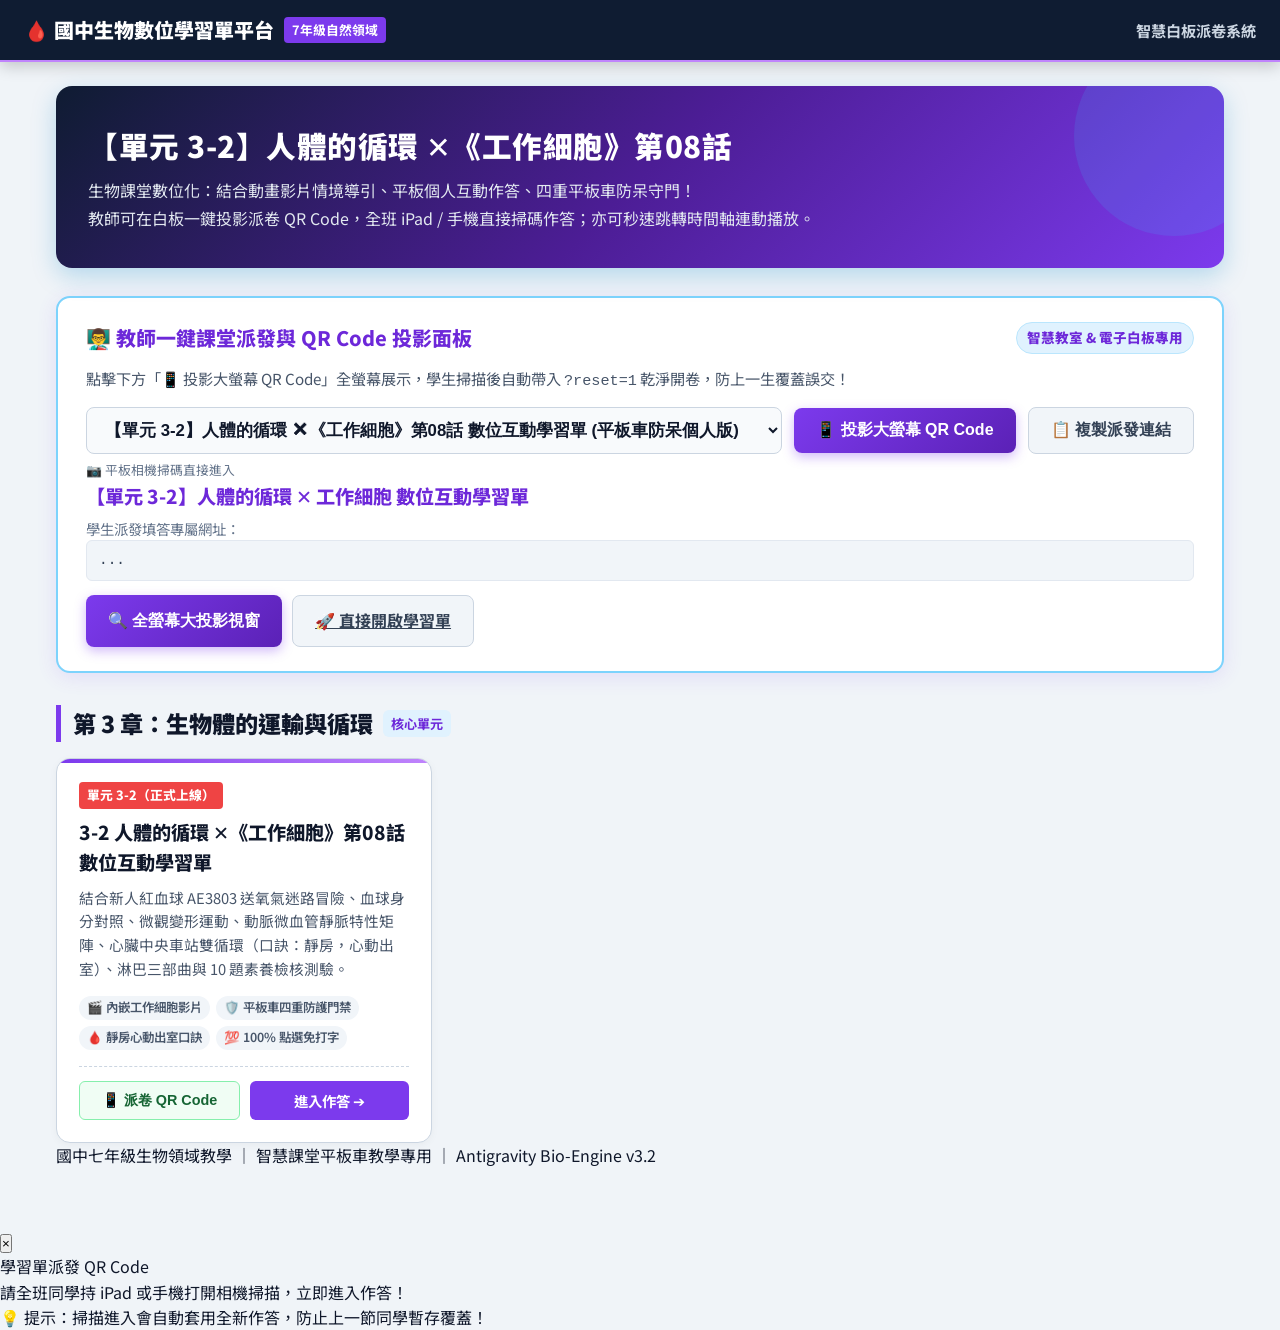
<file: index.html>
<!DOCTYPE html>
<html lang="zh-TW">
<head>
  <meta charset="UTF-8">
  <meta name="viewport" content="width=device-width, initial-scale=1.0">
  <title>國中生物 3-2 人體的循環 數位互動學習單 派發與總覽大廳</title>
  <link rel="stylesheet" href="assets/css/hub.css?v=3.2">
  <link rel="preconnect" href="https://fonts.googleapis.com">
  <link rel="preconnect" href="https://fonts.gstatic.com" crossorigin>
  <link href="https://fonts.googleapis.com/css2?family=Noto+Sans+TC:wght@400;500;700;900&display=swap" rel="stylesheet">
  <!-- 離線純 JS QR Code 函式庫 -->
  <script src="assets/js/qrcode.min.js"></script>
</head>
<body>

  <!-- 頂部導覽列 -->
  <header class="navbar">
    <a href="index.html" class="navbar-brand">
      <span>🩸 國中生物數位學習單平台</span>
      <span class="navbar-badge">7年級自然領域</span>
    </a>
    <div class="nav-actions">
      <span style="font-size: 0.95rem; color: #cbd5e1; font-weight:700;">智慧白板派卷系統</span>
    </div>
  </header>

  <div class="container">
    
    <!-- Hero Banner -->
    <div class="hero-banner">
      <h1>【單元 3-2】人體的循環 ✕《工作細胞》第08話</h1>
      <p>
        生物課堂數位化：結合動畫影片情境導引、平板個人互動作答、四重平板車防呆守門！<br>
        教師可在白板一鍵投影派卷 QR Code，全班 iPad / 手機直接掃碼作答；亦可秒速跳轉時間軸連動播放。
      </p>
    </div>

    <!-- 👨‍🏫 教師一鍵課堂派發與 QR Code 產生器面板 -->
    <section class="dispatch-card">
      <div class="dispatch-header">
        <div class="dispatch-title">
          <span>👨‍🏫 教師一鍵課堂派發與 QR Code 投影面板</span>
        </div>
        <span class="dispatch-badge">智慧教室 & 電子白板專用</span>
      </div>
      <p style="color: #475569; font-size: 0.95rem; margin-bottom: 0.8rem;">
        點擊下方「📱 投影大螢幕 QR Code」全螢幕展示，學生掃描後自動帶入 <code>?reset=1</code> 乾淨開卷，防上一生覆蓋誤交！
      </p>

      <div class="dispatch-controls">
        <select id="selectDispatchSheet" class="form-control" style="font-weight: 700; font-size: 1.05rem;">
          <option value="3-2-circulation.html" data-title="【單元 3-2】人體的循環 ✕ 工作細胞 數位互動學習單" selected>【單元 3-2】人體的循環 ✕《工作細胞》第08話 數位互動學習單 (平板車防呆個人版)</option>
        </select>

        <button type="button" class="btn-dispatch" onclick="handleGenerateDispatchQR()">
          📱 投影大螢幕 QR Code
        </button>

        <button type="button" class="btn-dispatch btn-dispatch-secondary" onclick="handleCopyDispatchUrl(this)">
          📋 複製派發連結
        </button>
      </div>

      <!-- 即時派發預覽區塊 -->
      <div class="dispatch-preview-box">
        <div class="dispatch-qr-wrap">
          <div id="dispatchQrcode"></div>
          <small style="color: var(--text-muted); font-size: 0.8rem; margin-top: 6px; display: block;">📷 平板相機掃碼直接進入</small>
        </div>
        <div class="dispatch-info">
          <div id="dispatchInfoTitle" class="dispatch-info-title">【單元 3-2】人體的循環 ✕ 工作細胞 數位互動學習單</div>
          <p style="font-size: 0.9rem; color: var(--text-muted);">學生派發填答專屬網址：</p>
          <div id="dispatchInfoUrl" class="dispatch-info-url">...</div>
          <div style="display: flex; gap: 0.6rem; flex-wrap: wrap;">
            <button type="button" class="btn-dispatch" onclick="openDispatchModalDirect()">🔍 全螢幕大投影視窗</button>
            <a id="dispatchDirectLink" href="3-2-circulation.html?reset=1" target="_blank" class="btn-dispatch btn-dispatch-secondary">🚀 直接開啟學習單</a>
          </div>
        </div>
      </div>
    </section>

    <!-- 章節分類清單 -->
    <div class="chapter-heading">
      <span>第 3 章：生物體的運輸與循環</span>
      <span class="chapter-tag">核心單元</span>
    </div>

    <div class="sheet-grid">
      <!-- 3-2 人體的循環 (正式上線) -->
      <div class="sheet-card">
        <div>
          <span class="sheet-badge" style="background:#ef4444; color:#fff;">單元 3-2（正式上線）</span>
          <h3 class="sheet-card-title">3-2 人體的循環 ✕《工作細胞》第08話 數位互動學習單</h3>
          <p class="sheet-card-desc">結合新人紅血球 AE3803 送氧氣迷路冒險、血球身分對照、微觀變形運動、動脈微血管靜脈特性矩陣、心臟中央車站雙循環（口訣：靜房，心動出室）、淋巴三部曲與 10 題素養檢核測驗。</p>
          <div class="sheet-meta-tags">
            <span class="meta-pill">🎬 內嵌工作細胞影片</span>
            <span class="meta-pill">🛡️ 平板車四重防護門禁</span>
            <span class="meta-pill">🩸 靜房心動出室口訣</span>
            <span class="meta-pill">💯 100% 點選免打字</span>
          </div>
        </div>
        <div class="sheet-card-footer">
          <button type="button" class="btn-card-qr" onclick="showQrModal(getAbsoluteSheetUrl('3-2-circulation.html'), '【單元 3-2】人體的循環 ✕ 工作細胞 數位互動學習單')">
            📱 派卷 QR Code
          </button>
          <a href="3-2-circulation.html?reset=1" class="btn-card-action">進入作答 ➔</a>
        </div>
      </div>
    </div>

    <!-- 頁尾 -->
    <footer class="footer">
      <p>國中七年級生物領域教學 ｜ 智慧課堂平板車教學專用 ｜ Antigravity Bio-Engine v3.2</p>
    </footer>

  </div>

  <!-- QR Code 全螢幕放大投影彈窗 -->
  <div id="qrModal" class="modal-overlay">
    <div class="modal-content">
      <button class="modal-close" onclick="closeQrModal()">&times;</button>
      <div id="modalTitle" class="modal-title">學習單派發 QR Code</div>
      <div id="modalSubtitle" class="modal-subtitle">請全班同學持 iPad 或手機打開相機掃描，立即進入作答！</div>
      <div id="modalQrcode"></div>
      <div id="modalUrl" class="modal-url"></div>
      <div class="modal-tip">💡 提示：掃描進入會自動套用全新作答，防止上一節同學暫存覆蓋！</div>
    </div>
  </div>

  <script src="assets/js/common.js?v=3.2"></script>
</body>
</html>
</file>
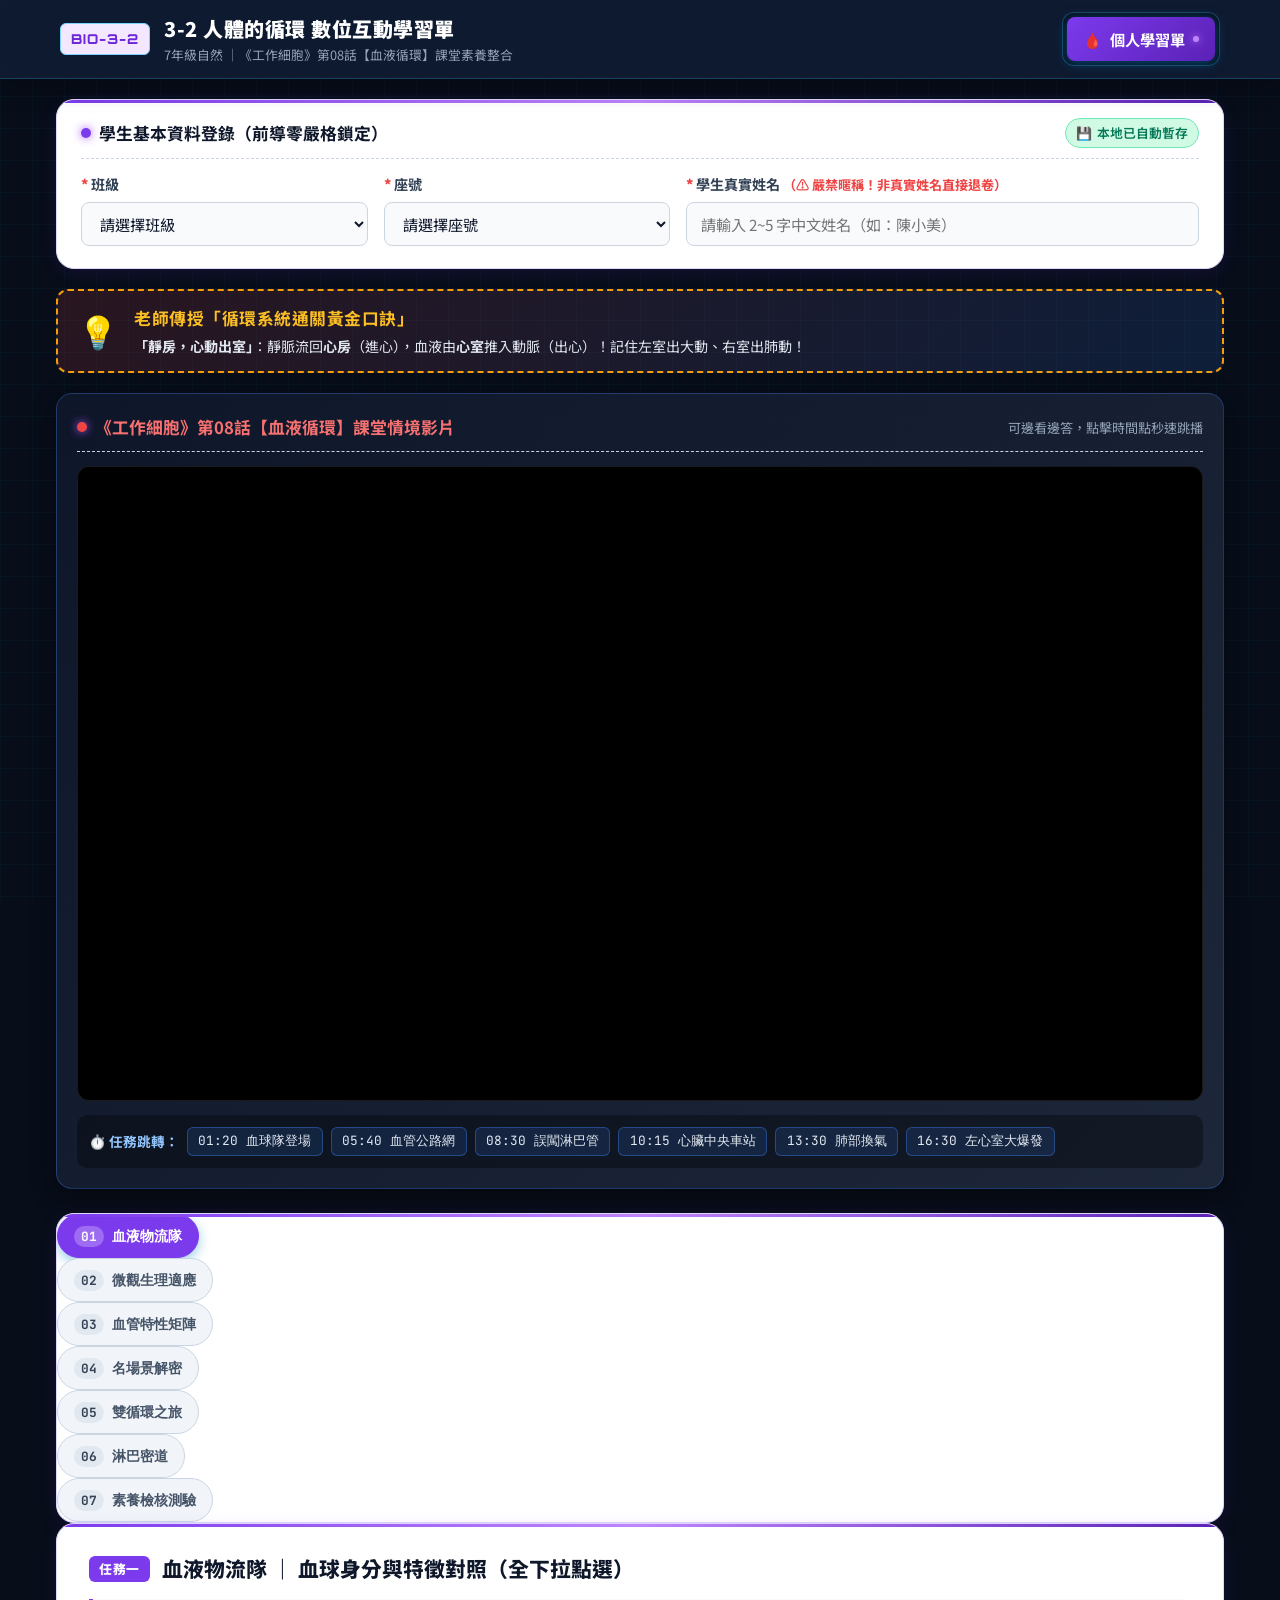
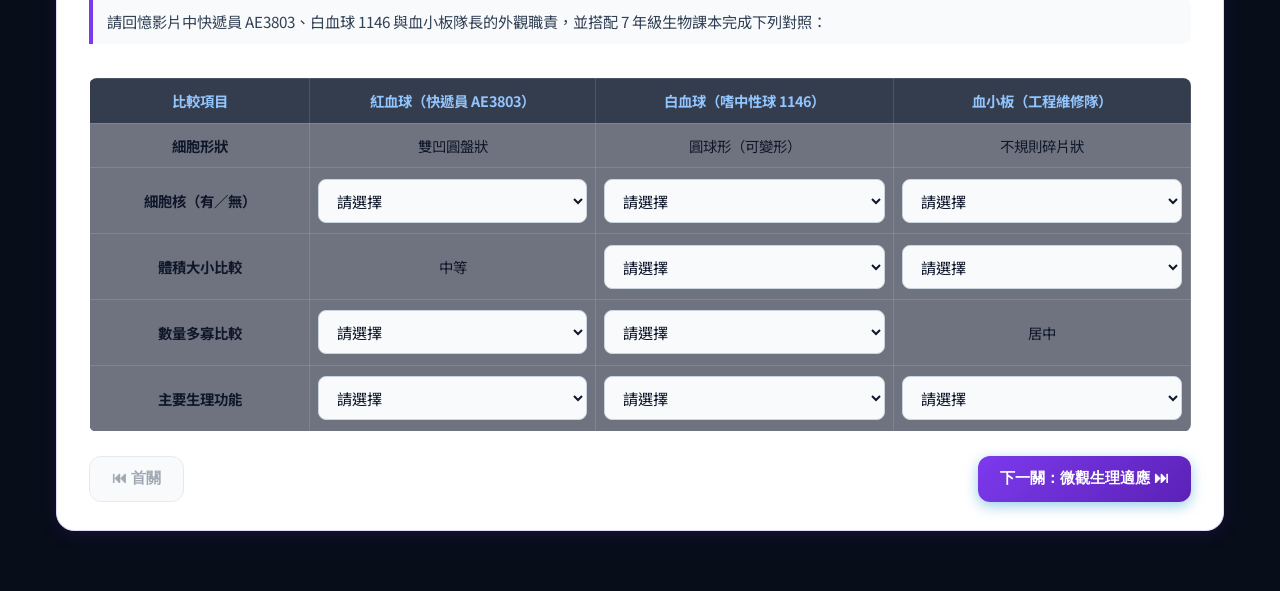
<file: 3-2-circulation.html>
<!DOCTYPE html>
<html lang="zh-TW">
<head>
  <meta charset="UTF-8">
  <meta name="viewport" content="width=device-width, initial-scale=1.0, maximum-scale=1.0, user-scalable=no">
  <title>國中生物 3-2 人體的循環 數位互動學習單</title>
  <link rel="stylesheet" href="style.css?v=3.2">
  <link rel="preconnect" href="https://fonts.googleapis.com">
  <link rel="preconnect" href="https://fonts.gstatic.com" crossorigin>
  <link href="https://fonts.googleapis.com/css2?family=Noto+Sans+TC:wght@400;500;700;900&family=Orbitron:wght@600;800&family=JetBrains+Mono:wght@500;700&display=swap" rel="stylesheet">
  <style>
    /* 3-2 專屬高對比與視覺輔助樣式 */
    :root {
      --circ-red: #ef4444;
      --circ-blue: #3b82f6;
      --circ-gold: #f59e0b;
      --circ-teal: #10b981;
      --circ-dark: #0f172a;
    }
    .video-hero-card {
      background: linear-gradient(135deg, rgba(15, 23, 42, 0.95), rgba(30, 41, 59, 0.95));
      border: 1px solid rgba(59, 130, 246, 0.3);
      border-radius: 16px;
      padding: 1.25rem;
      margin-bottom: 1.5rem;
      box-shadow: 0 8px 24px rgba(0, 0, 0, 0.4);
    }
    .video-frame-wrap {
      position: relative;
      padding-bottom: 56.25%; /* 16:9 ratio */
      height: 0;
      overflow: hidden;
      border-radius: 12px;
      border: 1px solid rgba(255, 255, 255, 0.1);
      background: #000;
      margin-top: 0.75rem;
    }
    .video-frame-wrap iframe {
      position: absolute;
      top: 0;
      left: 0;
      width: 100%;
      height: 100%;
      border: none;
    }
    .timecode-bar {
      display: flex;
      flex-wrap: wrap;
      gap: 0.5rem;
      margin-top: 0.85rem;
      padding: 0.75rem;
      background: rgba(0, 0, 0, 0.35);
      border-radius: 10px;
      align-items: center;
    }
    .timecode-label {
      font-size: 0.85rem;
      font-weight: 700;
      color: #93c5fd;
      display: flex;
      align-items: center;
      gap: 4px;
    }
    .tc-btn {
      background: rgba(59, 130, 246, 0.15);
      border: 1px solid rgba(59, 130, 246, 0.4);
      color: #e2e8f0;
      padding: 0.3rem 0.65rem;
      border-radius: 6px;
      font-size: 0.8rem;
      font-family: 'JetBrains Mono', monospace;
      cursor: pointer;
      transition: all 0.2s ease;
    }
    .tc-btn:hover {
      background: rgba(59, 130, 246, 0.4);
      border-color: #60a5fa;
      color: #fff;
      transform: translateY(-1px);
    }
    .mnemonic-box {
      background: linear-gradient(135deg, rgba(239, 68, 68, 0.15), rgba(59, 130, 246, 0.15));
      border: 2px dashed #f59e0b;
      border-radius: 12px;
      padding: 0.85rem 1.25rem;
      margin-bottom: 1.25rem;
      display: flex;
      align-items: center;
      gap: 1rem;
    }
    .mnemonic-icon {
      font-size: 2rem;
    }
    .mnemonic-text h4 {
      margin: 0;
      color: #fbbf24;
      font-size: 1.05rem;
      letter-spacing: 0.5px;
    }
    .mnemonic-text p {
      margin: 0.2rem 0 0 0;
      font-size: 0.88rem;
      color: #e2e8f0;
    }
    .pure-select-table {
      width: 100%;
      border-collapse: collapse;
      margin-top: 0.75rem;
      border-radius: 8px;
      overflow: hidden;
    }
    .pure-select-table th, .pure-select-table td {
      border: 1px solid rgba(255, 255, 255, 0.12);
      padding: 0.65rem 0.5rem;
      text-align: center;
      font-size: 0.9rem;
    }
    .pure-select-table th {
      background: rgba(30, 41, 59, 0.9);
      color: #93c5fd;
      font-weight: 700;
    }
    .pure-select-table td {
      background: rgba(15, 23, 42, 0.6);
    }
    .pure-select-table tr:hover td {
      background: rgba(30, 41, 59, 0.8);
    }
    .flow-badge-step {
      display: inline-flex;
      align-items: center;
      justify-content: center;
      padding: 0.25rem 0.6rem;
      border-radius: 6px;
      font-size: 0.85rem;
      font-weight: 700;
      margin: 0.2rem;
    }
    .flow-red { background: rgba(239, 68, 68, 0.25); border: 1px solid #ef4444; color: #fca5a5; }
    .flow-blue { background: rgba(59, 130, 246, 0.25); border: 1px solid #3b82f6; color: #93c5fd; }
    .flow-arrow { color: #f59e0b; font-weight: 900; margin: 0 0.25rem; }
    .choice-group {
      display: flex;
      flex-direction: column;
      gap: 0.5rem;
      margin-top: 0.5rem;
    }
    .choice-opt-label {
      display: flex;
      align-items: center;
      gap: 0.6rem;
      background: rgba(30, 41, 59, 0.6);
      border: 1px solid rgba(255, 255, 255, 0.12);
      border-radius: 8px;
      padding: 0.65rem 0.85rem;
      cursor: pointer;
      transition: all 0.2s ease;
      font-size: 0.92rem;
    }
    .choice-opt-label:hover {
      background: rgba(59, 130, 246, 0.2);
      border-color: #60a5fa;
    }
    .choice-opt-label input[type="radio"] {
      appearance: none;
      width: 18px;
      height: 18px;
      border: 2px solid #64748b;
      border-radius: 50%;
      outline: none;
      cursor: pointer;
      position: relative;
      flex-shrink: 0;
    }
    .choice-opt-label input[type="radio"]:checked {
      border-color: #3b82f6;
      background-color: #3b82f6;
      box-shadow: 0 0 8px rgba(59, 130, 246, 0.8);
    }
    .choice-opt-label input[type="radio"]:checked + span {
      color: #93c5fd;
      font-weight: 700;
    }
    @media (max-width: 768px) {
      .pure-select-table {
        display: block;
        overflow-x: auto;
      }
      .mnemonic-box {
        flex-direction: column;
        align-items: flex-start;
      }
    }
  </style>
</head>
<body>
  <!-- 背景科技光網 -->
  <div class="tech-bg-grid"></div>

  <!-- 頂部導航列 -->
  <header class="cyber-header">
    <div class="header-container">
      <div class="brand-zone">
        <a href="index.html" class="brand-badge" style="text-decoration:none;" title="點擊返回派卷大廳">BIO-3-2</a>
        <div class="brand-title-wrap">
          <h1 class="brand-title">3-2 人體的循環 數位互動學習單</h1>
          <p class="brand-sub">7年級自然 ｜《工作細胞》第08話【血液循環】課堂素養整合</p>
        </div>
      </div>
      <div class="mode-switcher-wrap">
        <div class="mode-tab active" style="cursor:default;">
          <span class="mode-icon">🩸</span>
          <span class="mode-text">個人學習單</span>
          <span class="status-indicator"></span>
        </div>
      </div>
    </div>
  </header>

  <!-- 主容器 -->
  <main class="app-main">
    <!-- 頂部身分登錄卡片 (跑班防呆) -->
    <section class="identity-card glass-panel" id="identityCard">
      <div class="panel-header">
        <div class="panel-title">
          <span class="glow-dot"></span>
          <span>學生基本資料登錄（前導零嚴格鎖定）</span>
        </div>
        <div class="auto-save-pill" id="autoSaveBadge">
          <span class="save-icon">💾</span> 本地已自動暫存
        </div>
      </div>

      <div class="id-row">
        <div class="form-group flex-1">
          <label for="studentClass"><span class="req">*</span> 班級</label>
          <div class="select-wrapper">
            <select id="studentClass" class="cyber-select">
              <option value="" disabled selected>請選擇班級</option>
              <!-- 701 - 710 由 JS 自動生成 -->
            </select>
          </div>
        </div>

        <div class="form-group flex-1">
          <label for="studentSeat"><span class="req">*</span> 座號</label>
          <div class="select-wrapper">
            <select id="studentSeat" class="cyber-select">
              <option value="" disabled selected>請選擇座號</option>
              <!-- 01 - 35 由 JS 自動生成 -->
            </select>
          </div>
        </div>

        <div class="form-group flex-2">
          <label for="studentName"><span class="req">*</span> 學生真實姓名 <span style="color: #ef4444; font-size: 0.82rem; font-weight: 700;">（⚠️ 嚴禁暱稱！非真實姓名直接退卷）</span></label>
          <div class="input-wrapper">
            <input type="text" id="studentName" class="cyber-input" placeholder="請輸入 2~5 字中文姓名（如：陳小美）" maxlength="5" autocomplete="off">
            <span class="valid-feedback" id="nameFeedback"></span>
          </div>
        </div>
      </div>
    </section>

    <!-- 老師專屬口訣幫手提示卡 -->
    <div class="mnemonic-box">
      <div class="mnemonic-icon">💡</div>
      <div class="mnemonic-text">
        <h4>老師傳授「循環系統通關黃金口訣」</h4>
        <p><strong>「靜房，心動出室」</strong>：靜脈流回<strong>心房</strong>（進心），血液由<strong>心室</strong>推入動脈（出心）！記住左室出大動、右室出肺動！</p>
      </div>
    </div>

    <!-- YouTube 影片教學連動區 -->
    <section class="video-hero-card">
      <div class="panel-header">
        <div class="panel-title">
          <span class="glow-dot" style="background:#ef4444;"></span>
          <span style="color:#f87171;">《工作細胞》第08話【血液循環】課堂情境影片</span>
        </div>
        <span style="font-size:0.82rem; color:#94a3b8;">可邊看邊答，點擊時間點秒速跳播</span>
      </div>
      <div class="video-frame-wrap">
        <iframe id="ytPlayer" src="https://www.youtube.com/embed/uB3zusF-tKc?enablejsapi=1&rel=0" allow="accelerometer; autoplay; clipboard-write; encrypted-media; gyroscope; picture-in-picture" allowfullscreen></iframe>
      </div>
      <div class="timecode-bar">
        <span class="timecode-label">⏱️ 任務跳轉：</span>
        <button type="button" class="tc-btn" onclick="seekVideoTo(80)">01:20 血球隊登場</button>
        <button type="button" class="tc-btn" onclick="seekVideoTo(340)">05:40 血管公路網</button>
        <button type="button" class="tc-btn" onclick="seekVideoTo(510)">08:30 誤闖淋巴管</button>
        <button type="button" class="tc-btn" onclick="seekVideoTo(615)">10:15 心臟中央車站</button>
        <button type="button" class="tc-btn" onclick="seekVideoTo(810)">13:30 肺部換氣</button>
        <button type="button" class="tc-btn" onclick="seekVideoTo(990)">16:30 左心室大爆發</button>
      </div>
    </section>

    <!-- 關卡分頁導覽按鈕 -->
    <nav class="step-nav glass-panel" aria-label="學習單任務選單">
      <div class="step-nav-scroll">
        <button type="button" class="step-btn active" data-step="1">
          <span class="step-num">01</span>
          <span class="step-label">血液物流隊</span>
          <span class="check-mark">✓</span>
        </button>
        <button type="button" class="step-btn" data-step="2">
          <span class="step-num">02</span>
          <span class="step-label">微觀生理適應</span>
          <span class="check-mark">✓</span>
        </button>
        <button type="button" class="step-btn" data-step="3">
          <span class="step-num">03</span>
          <span class="step-label">血管特性矩陣</span>
          <span class="check-mark">✓</span>
        </button>
        <button type="button" class="step-btn" data-step="4">
          <span class="step-num">04</span>
          <span class="step-label">名場景解密</span>
          <span class="check-mark">✓</span>
        </button>
        <button type="button" class="step-btn" data-step="5">
          <span class="step-num">05</span>
          <span class="step-label">雙循環之旅</span>
          <span class="check-mark">✓</span>
        </button>
        <button type="button" class="step-btn" data-step="6">
          <span class="step-num">06</span>
          <span class="step-label">淋巴密道</span>
          <span class="check-mark">✓</span>
        </button>
        <button type="button" class="step-btn" data-step="7">
          <span class="step-num">07</span>
          <span class="step-label">素養檢核測驗</span>
          <span class="check-mark">✓</span>
        </button>
      </div>
    </nav>

    <!-- 題目內容卡片區 -->
    <div class="step-card-slider">

      <!-- 關卡 1：任務一 血液物流隊 -->
      <article class="question-card glass-panel" id="stepCard1">
        <div class="card-title-bar">
          <span class="card-badge">任務一</span>
          <h2>血液物流隊 ｜ 血球身分與特徵對照（全下拉點選）</h2>
        </div>
        <div class="card-prompt">
          <p class="intro-desc">請回憶影片中快遞員 AE3803、白血球 1146 與血小板隊長的外觀職責，並搭配 7 年級生物課本完成下列對照：</p>
        </div>

        <div style="overflow-x:auto;">
          <table class="pure-select-table">
            <thead>
              <tr>
                <th style="width:20%;">比較項目</th>
                <th style="width:26%;">紅血球（快遞員 AE3803）</th>
                <th style="width:27%;">白血球（嗜中性球 1146）</th>
                <th style="width:27%;">血小板（工程維修隊）</th>
              </tr>
            </thead>
            <tbody>
              <tr>
                <td><strong>細胞形狀</strong></td>
                <td>雙凹圓盤狀</td>
                <td>圓球形（可變形）</td>
                <td>不規則碎片狀</td>
              </tr>
              <tr>
                <td><strong>細胞核（有／無）</strong></td>
                <td>
                  <select id="t1_rbc_nucleus" class="cyber-select">
                    <option value="" disabled selected>請選擇</option>
                    <option value="無">無（成熟後不具細胞核）</option>
                    <option value="有">有（具完整細胞核）</option>
                  </select>
                </td>
                <td>
                  <select id="t1_wbc_nucleus" class="cyber-select">
                    <option value="" disabled selected>請選擇</option>
                    <option value="無">無（成熟後不具細胞核）</option>
                    <option value="有">有（具完整細胞核）</option>
                  </select>
                </td>
                <td>
                  <select id="t1_plt_nucleus" class="cyber-select">
                    <option value="" disabled selected>請選擇</option>
                    <option value="無">無（成熟後不具細胞核）</option>
                    <option value="有">有（具完整細胞核）</option>
                  </select>
                </td>
              </tr>
              <tr>
                <td><strong>體積大小比較</strong></td>
                <td>中等</td>
                <td>
                  <select id="t1_wbc_size" class="cyber-select">
                    <option value="" disabled selected>請選擇</option>
                    <option value="最大">最大</option>
                    <option value="中等">中等</option>
                    <option value="最小">最小</option>
                  </select>
                </td>
                <td>
                  <select id="t1_plt_size" class="cyber-select">
                    <option value="" disabled selected>請選擇</option>
                    <option value="最大">最大</option>
                    <option value="中等">中等</option>
                    <option value="最小">最小</option>
                  </select>
                </td>
              </tr>
              <tr>
                <td><strong>數量多寡比較</strong></td>
                <td>
                  <select id="t1_rbc_num" class="cyber-select">
                    <option value="" disabled selected>請選擇</option>
                    <option value="最多">最多（數百萬個/mm³）</option>
                    <option value="居中">居中</option>
                    <option value="最少">最少（數千個/mm³）</option>
                  </select>
                </td>
                <td>
                  <select id="t1_wbc_num" class="cyber-select">
                    <option value="" disabled selected>請選擇</option>
                    <option value="最多">最多</option>
                    <option value="居中">居中</option>
                    <option value="最少">最少</option>
                  </select>
                </td>
                <td>居中</td>
              </tr>
              <tr>
                <td><strong>主要生理功能</strong></td>
                <td>
                  <select id="t1_rbc_func" class="cyber-select">
                    <option value="" disabled selected>請選擇</option>
                    <option value="攜帶氧氣">攜帶氧氣供應全身</option>
                    <option value="吞噬病原體">吞噬病原體、防禦疾病</option>
                    <option value="促進血液凝固">促進血液凝固、止血</option>
                  </select>
                </td>
                <td>
                  <select id="t1_wbc_func" class="cyber-select">
                    <option value="" disabled selected>請選擇</option>
                    <option value="攜帶氧氣">攜帶氧氣供應全身</option>
                    <option value="吞噬病原體">吞噬病原體、防禦疾病</option>
                    <option value="促進血液凝固">促進血液凝固、止血</option>
                  </select>
                </td>
                <td>
                  <select id="t1_plt_func" class="cyber-select">
                    <option value="" disabled selected>請選擇</option>
                    <option value="攜帶氧氣">攜帶氧氣供應全身</option>
                    <option value="吞噬病原體">吞噬病原體、防禦疾病</option>
                    <option value="促進血液凝固">促進血液凝固、止血</option>
                  </select>
                </td>
              </tr>
            </tbody>
          </table>
        </div>

        <div class="card-footer-nav" style="margin-top:1.5rem;">
          <button type="button" class="cyber-btn secondary-btn" disabled>⏮ 首關</button>
          <button type="button" class="cyber-btn primary-btn next-step-btn" data-next="2">下一關：微觀生理適應 ⏭</button>
        </div>
      </article>

      <!-- 關卡 2：任務二 微觀結構與生理適應 -->
      <article class="question-card glass-panel hidden" id="stepCard2">
        <div class="card-title-bar">
          <span class="card-badge">任務二</span>
          <h2>微觀生理適應 ｜ 角色專長解剖學（下拉點選）</h2>
        </div>
        <div class="card-prompt">
          <p class="intro-desc">不用長篇大論打字！請依據 7 年級生物所學，選出最貼近課本的核心觀念：</p>
        </div>

        <div class="q-block">
          <label class="q-label"><span class="q-seq">Q1.</span> 紅血球的構造適應：人類成熟紅血球「沒有細胞核」且呈「雙凹圓盤狀」，在氣體運輸上的優勢是什麼？</label>
          <div class="select-wrapper">
            <select id="t2_rbc_advantage" class="cyber-select">
              <option value="" disabled selected>請選擇最佳解釋</option>
              <option value="A">體積適中容易通過窄血管，且有利於快速結合與釋放氧氣</option>
              <option value="B">為了能長出鞭毛快速游泳推進</option>
              <option value="C">為了能分裂產生更多紅血球寶寶</option>
              <option value="D">為了能黏在血管壁上阻擋血液流動</option>
            </select>
          </div>
        </div>

        <div class="q-block" style="margin-top:1.25rem;">
          <label class="q-label"><span class="q-seq">Q2.</span> 白血球的「穿牆術」：白血球感應到病原體信號時，能由微血管管壁的細胞間隙擠出去前往組織作戰，這個動作稱為？</label>
          <div class="select-wrapper">
            <select id="t2_wbc_motion" class="cyber-select">
              <option value="" disabled selected>請選擇專有名詞</option>
              <option value="變形運動">變形運動（可伸出偽足改變形狀擠出血管）</option>
              <option value="擴散作用">擴散作用</option>
              <option value="向性反應">向性反應</option>
              <option value="蒸散作用">蒸散作用</option>
            </select>
          </div>
        </div>

        <div class="card-footer-nav" style="margin-top:1.5rem;">
          <button type="button" class="cyber-btn secondary-btn prev-step-btn" data-prev="1">⏮ 上一關</button>
          <button type="button" class="cyber-btn primary-btn next-step-btn" data-next="3">下一關：血管特性矩陣 ⏭</button>
        </div>
      </article>

      <!-- 關卡 3：任務三 血管公路網特性比較矩陣 -->
      <article class="question-card glass-panel hidden" id="stepCard3">
        <div class="card-title-bar">
          <span class="card-badge">任務三</span>
          <h2>血管公路網 ｜ 動脈、微血管、靜脈特性矩陣（全下拉點選）</h2>
        </div>
        <div class="card-prompt">
          <p class="intro-desc">血液在封閉管道中流動，三種血管各有特色。請完成各項物理特性下拉選單：</p>
        </div>

        <div style="overflow-x:auto;">
          <table class="pure-select-table">
            <thead>
              <tr>
                <th style="width:22%;">比較項目</th>
                <th style="width:26%;">動脈（Artery）</th>
                <th style="width:26%;">微血管（Capillary）</th>
                <th style="width:26%;">靜脈（Vein）</th>
              </tr>
            </thead>
            <tbody>
              <tr>
                <td><strong>血流方向</strong></td>
                <td>
                  <select id="t3_art_dir" class="cyber-select">
                    <option value="" disabled selected>請選擇</option>
                    <option value="離心">流離心臟（離心）</option>
                    <option value="回心">流回心臟（回心）</option>
                  </select>
                </td>
                <td>連接小動脈與小靜脈</td>
                <td>
                  <select id="t3_vein_dir" class="cyber-select">
                    <option value="" disabled selected>請選擇</option>
                    <option value="離心">流離心臟（離心）</option>
                    <option value="回心">流回心臟（回心）</option>
                  </select>
                </td>
              </tr>
              <tr>
                <td><strong>管壁厚度</strong></td>
                <td>最厚</td>
                <td>
                  <select id="t3_cap_wall" class="cyber-select">
                    <option value="" disabled selected>請選擇</option>
                    <option value="最薄">最薄（僅一層內皮細胞）</option>
                    <option value="較薄">較薄</option>
                    <option value="最厚">最厚</option>
                  </select>
                </td>
                <td>較薄</td>
              </tr>
              <tr>
                <td><strong>管壁彈性</strong></td>
                <td>最佳（富有彈性纖維）</td>
                <td>最差（缺乏彈性纖維）</td>
                <td>缺乏彈性（居中）</td>
              </tr>
              <tr>
                <td><strong>管腔內徑</strong></td>
                <td>中等</td>
                <td>最狹窄（紅血球排成單行）</td>
                <td>
                  <select id="t3_vein_lumen" class="cyber-select">
                    <option value="" disabled selected>請選擇</option>
                    <option value="最大">最大（管腔最寬廣）</option>
                    <option value="中等">中等</option>
                    <option value="最小">最小</option>
                  </select>
                </td>
              </tr>
              <tr>
                <td><strong>血液流速</strong></td>
                <td>最快</td>
                <td>
                  <select id="t3_cap_speed" class="cyber-select">
                    <option value="" disabled selected>請選擇</option>
                    <option value="最慢">最慢（最有利於物質交換）</option>
                    <option value="中等">中等</option>
                    <option value="最快">最快</option>
                  </select>
                </td>
                <td>中等</td>
              </tr>
              <tr>
                <td><strong>承受血壓</strong></td>
                <td>最高（摸得到脈搏跳動）</td>
                <td>中等</td>
                <td>
                  <select id="t3_vein_bp" class="cyber-select">
                    <option value="" disabled selected>請選擇</option>
                    <option value="最低">最低（近乎為 0）</option>
                    <option value="最高">最高</option>
                    <option value="中等">中等</option>
                  </select>
                </td>
              </tr>
              <tr>
                <td><strong>內部瓣膜</strong></td>
                <td>無（僅心室交界有半月瓣）</td>
                <td>無</td>
                <td>
                  <select id="t3_vein_valve" class="cyber-select">
                    <option value="" disabled selected>請選擇</option>
                    <option value="有">有（防止血液倒流）</option>
                    <option value="無">無</option>
                  </select>
                </td>
              </tr>
            </tbody>
          </table>
        </div>

        <div class="card-footer-nav" style="margin-top:1.5rem;">
          <button type="button" class="cyber-btn secondary-btn prev-step-btn" data-prev="2">⏮ 上一關</button>
          <button type="button" class="cyber-btn primary-btn next-step-btn" data-next="4">下一關：名場景解密 ⏭</button>
        </div>
      </article>

      <!-- 關卡 4：任務四 動畫名場景解密 -->
      <article class="question-card glass-panel hidden" id="stepCard4">
        <div class="card-title-bar">
          <span class="card-badge">任務四</span>
          <h2>動畫名場景解密 ｜ 血管生理作用機制（點選選單）</h2>
        </div>
        <div class="card-prompt">
          <p class="intro-desc">紅血球新人冒險中的兩大著名障礙，正好對應課本最重要的血管特性：</p>
        </div>

        <div class="q-block">
          <label class="q-label"><span class="q-seq">Q1.</span> 靜脈內的單向感應閘門：紅血球走錯想倒退逆行，被單向閘門擋下來。請問該構造名稱與在四肢靜脈的主要功能為何？</label>
          <div class="form-grid-2">
            <div class="form-group">
              <label for="t4_valve_name">構造名稱：</label>
              <div class="select-wrapper">
                <select id="t4_valve_name" class="cyber-select">
                  <option value="" disabled selected>請選擇構造</option>
                  <option value="靜脈瓣膜">靜脈瓣膜（單向閥門）</option>
                  <option value="微血管孔">微血管孔隙</option>
                  <option value="動脈壁">動脈彈性環</option>
                </select>
              </div>
            </div>
            <div class="form-group">
              <label for="t4_valve_func">四肢靜脈主要功能：</label>
              <div class="select-wrapper">
                <select id="t4_valve_func" class="cyber-select">
                  <option value="" disabled selected>請選擇功能</option>
                  <option value="防止血液倒流">對抗地心引力，防止血液倒流回腳底</option>
                  <option value="加速心跳">加快心臟跳動速率</option>
                  <option value="升高血壓">大幅升高靜脈內的血壓</option>
                </select>
              </div>
            </div>
          </div>
        </div>

        <div class="q-block" style="margin-top:1.25rem;">
          <label class="q-label"><span class="q-seq">Q2.</span> 微血管排隊單行道：為什麼微血管「管壁只有單層細胞厚」且「血液流速最慢」？</label>
          <div class="select-wrapper">
            <select id="t4_cap_exchange" class="cyber-select">
              <option value="" disabled selected>請選擇課本核心原因</option>
              <option value="利於物質交換">管壁薄擴散距離短、流速慢時間充足，最有利於氧氣與養分的交換</option>
              <option value="保護紅血球">為了保護紅血球不要被撞破</option>
              <option value="降低體溫">為了讓體溫迅速下降散熱</option>
            </select>
          </div>
        </div>

        <div class="card-footer-nav" style="margin-top:1.5rem;">
          <button type="button" class="cyber-btn secondary-btn prev-step-btn" data-prev="3">⏮ 上一關</button>
          <button type="button" class="cyber-btn primary-btn next-step-btn" data-next="5">下一關：雙循環之旅 ⏭</button>
        </div>
      </article>

      <!-- 關卡 5：任務五 雙重循環之旅 -->
      <article class="question-card glass-panel hidden" id="stepCard5">
        <div class="card-title-bar">
          <span class="card-badge">任務五</span>
          <h2>心臟中央車站 ｜ 肺循環與體循環流向（套用「靜房心動出室」口訣）</h2>
        </div>
        <div class="card-prompt">
          <p class="intro-desc">牢記口訣：<strong>「靜房，心動出室」</strong>（靜脈進心房、動脈由心室出）！依序點選正確流向：</p>
        </div>

        <!-- 肺循環 -->
        <div class="q-block" style="background:rgba(59, 130, 246, 0.08); padding:1rem; border-radius:10px; border-left:4px solid #3b82f6;">
          <h3 style="color:#60a5fa; margin-top:0;">🫁 1. 肺循環（目的：排出二氧化碳，吸取新鮮氧氣）</h3>
          <div style="line-height:2.2; font-size:0.95rem;">
            【出發】由心室出動脈：
            <select id="t5_pul_start_chamber" class="cyber-select" style="width:auto; display:inline-block;">
              <option value="" disabled selected>選擇腔室</option>
              <option value="右心室">右心室</option>
              <option value="左心室">左心室</option>
            </select>
            <span class="flow-arrow">➔</span> 噴入
            <select id="t5_pul_vessel" class="cyber-select" style="width:auto; display:inline-block;">
              <option value="" disabled selected>選擇動脈</option>
              <option value="肺動脈">肺動脈</option>
              <option value="主動脈">主動脈</option>
            </select>
            <br>
            【交換】在肺泡旁的【肺微血管】釋放 $CO_2$、吸收 $O_2$，血液由暗紅缺氧血轉為鮮紅色的
            <select id="t5_pul_blood_type" class="cyber-select" style="width:auto; display:inline-block;">
              <option value="" disabled selected>選擇血種</option>
              <option value="充氧血">充氧血（鮮紅色）</option>
              <option value="缺氧血">缺氧血（暗紅色）</option>
            </select>
            <br>
            【回心】經靜脈進心房：經由
            <select id="t5_pul_vein" class="cyber-select" style="width:auto; display:inline-block;">
              <option value="" disabled selected>選擇靜脈</option>
              <option value="肺靜脈">肺靜脈</option>
              <option value="大靜脈">大靜脈</option>
            </select>
            <span class="flow-arrow">➔</span> 注入
            <select id="t5_pul_end_chamber" class="cyber-select" style="width:auto; display:inline-block;">
              <option value="" disabled selected>選擇心房</option>
              <option value="左心房">左心房</option>
              <option value="右心房">右心房</option>
            </select>。
          </div>
        </div>

        <!-- 體循環 -->
        <div class="q-block" style="background:rgba(239, 68, 68, 0.08); padding:1rem; border-radius:10px; border-left:4px solid #ef4444; margin-top:1.25rem;">
          <h3 style="color:#f87171; margin-top:0;">🧍 2. 體循環（目的：送氧氣養分給全身，回收代謝廢物）</h3>
          <div style="line-height:2.2; font-size:0.95rem;">
            【出發】由肌肉壁最厚的心室出動脈：
            <select id="t5_sys_start_chamber" class="cyber-select" style="width:auto; display:inline-block;">
              <option value="" disabled selected>選擇心室</option>
              <option value="左心室">左心室（肌肉壁最厚）</option>
              <option value="右心室">右心室</option>
            </select>
            <span class="flow-arrow">➔</span> 強力壓入
            <select id="t5_sys_vessel" class="cyber-select" style="width:auto; display:inline-block;">
              <option value="" disabled selected>選擇動脈</option>
              <option value="主動脈">主動脈（大動脈）</option>
              <option value="肺動脈">肺動脈</option>
            </select>
            <br>
            【交換】在全身各器官的【組織微血管】釋放 $O_2$ 與養分，吸收廢物，血液由充氧血轉變為
            <select id="t5_sys_blood_type" class="cyber-select" style="width:auto; display:inline-block;">
              <option value="" disabled selected>選擇血種</option>
              <option value="缺氧血">缺氧血（暗紅色）</option>
              <option value="充氧血">充氧血（鮮紅色）</option>
            </select>
            <br>
            【回心】經靜脈進心房：經由
            <select id="t5_sys_vein" class="cyber-select" style="width:auto; display:inline-block;">
              <option value="" disabled selected>選擇靜脈</option>
              <option value="大靜脈">大靜脈（上、下大靜脈）</option>
              <option value="肺靜脈">肺靜脈</option>
            </select>
            <span class="flow-arrow">➔</span> 注入
            <select id="t5_sys_end_chamber" class="cyber-select" style="width:auto; display:inline-block;">
              <option value="" disabled selected>選擇心房</option>
              <option value="右心房">右心房</option>
              <option value="左心房">左心房</option>
            </select>。
          </div>
        </div>

        <div class="card-footer-nav" style="margin-top:1.5rem;">
          <button type="button" class="cyber-btn secondary-btn prev-step-btn" data-prev="4">⏮ 上一關</button>
          <button type="button" class="cyber-btn primary-btn next-step-btn" data-next="6">下一關：淋巴密道 ⏭</button>
        </div>
      </article>

      <!-- 關卡 6：任務六 淋巴密道 -->
      <article class="question-card glass-panel hidden" id="stepCard6">
        <div class="card-title-bar">
          <span class="card-badge">任務六</span>
          <h2>體液迷宮 ｜ 淋巴系統三部曲（全下拉點選）</h2>
        </div>
        <div class="card-prompt">
          <p class="intro-desc">在影片中，紅血球一度迷路走到「淋巴管」，白血球大聲喝斥阻止。請依課本概念梳理體液關係：</p>
        </div>

        <div class="q-block">
          <label class="q-label"><span class="q-seq">Q1.</span> 體液身分轉變歷程：</label>
          <div style="line-height:2.2; font-size:0.95rem;">
            1. 血液中的【血漿】從組織微血管滲出到細胞間隙，此時稱為
            <select id="t6_fluid_tissue" class="cyber-select" style="width:auto; display:inline-block;">
              <option value="" disabled selected>請選擇</option>
              <option value="組織液">組織液</option>
              <option value="淋巴">淋巴</option>
              <option value="紅血球">紅血球</option>
            </select>。<br>
            2. 部分組織液滲入盲端的淋巴管後，改稱為
            <select id="t6_fluid_lymph" class="cyber-select" style="width:auto; display:inline-block;">
              <option value="" disabled selected>請選擇</option>
              <option value="淋巴">淋巴（淋巴液）</option>
              <option value="血漿">血漿</option>
              <option value="膽汁">膽汁</option>
            </select>。<br>
            3. 淋巴在淋巴管內流動，途中會經過無數個膨大的
            <select id="t6_fluid_node" class="cyber-select" style="width:auto; display:inline-block;">
              <option value="" disabled selected>請選擇</option>
              <option value="淋巴結">淋巴結（內含大量白血球可過濾異物）</option>
              <option value="靜脈瓣">靜脈瓣</option>
              <option value="心室">心室</option>
            </select>。<br>
            4. 最後匯集注入人體的
            <select id="t6_fluid_return" class="cyber-select" style="width:auto; display:inline-block;">
              <option value="" disabled selected>請選擇</option>
              <option value="大靜脈">大靜脈（靜脈）</option>
              <option value="大動脈">大動脈</option>
              <option value="左心室">左心室</option>
            </select>，重回血液循環！
          </div>
        </div>

        <div class="q-block" style="margin-top:1.25rem;">
          <label class="q-label"><span class="q-seq">Q2.</span> 當喉嚨或局部受到細菌感染時，附近的淋巴結常會腫大微痛，主要原因是？</label>
          <div class="select-wrapper">
            <select id="t6_node_swollen" class="cyber-select">
              <option value="" disabled selected>請選擇原因</option>
              <option value="免疫細胞增生防禦">淋巴結內的白血球大量增生，積極吞噬病原體進行防衛</option>
              <option value="紅血球堵塞">紅血球走錯路卡在裡面破裂</option>
              <option value="水分蒸發">水分散失過多導致乾燥</option>
            </select>
          </div>
        </div>

        <div class="card-footer-nav" style="margin-top:1.5rem;">
          <button type="button" class="cyber-btn secondary-btn prev-step-btn" data-prev="5">⏮ 上一關</button>
          <button type="button" class="cyber-btn primary-btn next-step-btn" data-next="7">下一關：素養檢核測驗 ⏭</button>
        </div>
      </article>

      <!-- 關卡 7：任務七 素養檢核測驗 (10 題南一課本精準對接選擇題) -->
      <article class="question-card glass-panel hidden" id="stepCard7">
        <div class="card-title-bar">
          <span class="card-badge">任務七</span>
          <h2>單元素養檢核測驗 ｜ 10 題精華驗收（單選點選）</h2>
        </div>
        <div class="card-prompt">
          <p class="intro-desc">請選出一個最適當的選項（每題 10 分，滿分 100 分）：</p>
        </div>

        <!-- 題 1 -->
        <div class="q-block">
          <label class="q-label"><span class="q-seq">1.</span> 主角紅血球在體內負責運送氧氣，下列關於成熟紅血球特徵的敘述何者正確？</label>
          <div class="choice-group">
            <label class="choice-opt-label"><input type="radio" name="mcq_1" value="A"> <span>(A) 成熟紅血球具有明顯的細胞核以控制分裂</span></label>
            <label class="choice-opt-label"><input type="radio" name="mcq_1" value="B"> <span>(B) 外形呈雙凹圓盤狀，富含血紅素能結合氧氣</span></label>
            <label class="choice-opt-label"><input type="radio" name="mcq_1" value="C"> <span>(C) 血液中的葡萄糖主要也是由紅血球負責運送</span></label>
            <label class="choice-opt-label"><input type="radio" name="mcq_1" value="D"> <span>(D) 是三種血球中體積最大且數量最少的一種</span></label>
          </div>
        </div>

        <!-- 題 2 -->
        <div class="q-block">
          <label class="q-label"><span class="q-seq">2.</span> 白血球（嗜中性球 1146）在巡邏作戰時的生理特性何者正確？</label>
          <div class="choice-group">
            <label class="choice-opt-label"><input type="radio" name="mcq_2" value="A"> <span>(A) 健康人體內的白血球數量遠高於紅血球</span></label>
            <label class="choice-opt-label"><input type="radio" name="mcq_2" value="B"> <span>(B) 白血球缺乏細胞核，無法進行生命活動</span></label>
            <label class="choice-opt-label"><input type="radio" name="mcq_2" value="C"> <span>(C) 能藉由變形運動穿出微血管管壁吞噬病原體</span></label>
            <label class="choice-opt-label"><input type="radio" name="mcq_2" value="D"> <span>(D) 遇到細菌時會釋放血紅素將其窒息</span></label>
          </div>
        </div>

        <!-- 題 3 -->
        <div class="q-block">
          <label class="q-label"><span class="q-seq">3.</span> 人體擦傷流血時，血小板隊長帶著隊員修補破洞。下列關於血小板敘述何者錯誤？</label>
          <div class="choice-group">
            <label class="choice-opt-label"><input type="radio" name="mcq_3" value="A"> <span>(A) 形狀不規則，由細胞破片形成</span></label>
            <label class="choice-opt-label"><input type="radio" name="mcq_3" value="B"> <span>(B) 不具細胞核</span></label>
            <label class="choice-opt-label"><input type="radio" name="mcq_3" value="C"> <span>(C) 體積在三種血球中最小</span></label>
            <label class="choice-opt-label"><input type="radio" name="mcq_3" value="D"> <span>(D) 含有大量血紅素能負責運送養分</span></label>
          </div>
        </div>

        <!-- 題 4 -->
        <div class="q-block">
          <label class="q-label"><span class="q-seq">4.</span> 顯微鏡下觀察人類血液抹片，下列配對完全正確的是？</label>
          <div class="choice-group">
            <label class="choice-opt-label"><input type="radio" name="mcq_4" value="A"> <span>(A) 紅血球：有細胞核、數量最多、負責運送氧氣</span></label>
            <label class="choice-opt-label"><input type="radio" name="mcq_4" value="B"> <span>(B) 白血球：有細胞核、體積最大、負責吞噬防禦</span></label>
            <label class="choice-opt-label"><input type="radio" name="mcq_4" value="C"> <span>(C) 血小板：有細胞核、體積最小、負責凝血</span></label>
            <label class="choice-opt-label"><input type="radio" name="mcq_4" value="D"> <span>(D) 白血球：無細胞核、形狀固定、負責運送水分</span></label>
          </div>
        </div>

        <!-- 題 5 -->
        <div class="q-block">
          <label class="q-label"><span class="q-seq">5.</span> 微血管是血液與組織細胞進行物質交換的場所，其構造特徵為何？</label>
          <div class="choice-group">
            <label class="choice-opt-label"><input type="radio" name="mcq_5" value="A"> <span>(A) 管壁最厚、富有肌肉與彈性</span></label>
            <label class="choice-opt-label"><input type="radio" name="mcq_5" value="B"> <span>(B) 管壁僅一層細胞厚、血液流速最慢</span></label>
            <label class="choice-opt-label"><input type="radio" name="mcq_5" value="C"> <span>(C) 內部具有許多瓣膜以維持血壓</span></label>
            <label class="choice-opt-label"><input type="radio" name="mcq_5" value="D"> <span>(D) 血液流速最快、內徑最寬廣</span></label>
          </div>
        </div>

        <!-- 題 6 -->
        <div class="q-block">
          <label class="q-label"><span class="q-seq">6.</span> 關於人體內「瓣膜」的分布與功能，下列何項敘述完全正確？</label>
          <div class="choice-group">
            <label class="choice-opt-label"><input type="radio" name="mcq_6" value="A"> <span>(A) 心房和心室之間有瓣膜，可防止心室血液逆流回心房</span></label>
            <label class="choice-opt-label"><input type="radio" name="mcq_6" value="B"> <span>(B) 左心房和右心房之間有瓣膜相通</span></label>
            <label class="choice-opt-label"><input type="radio" name="mcq_6" value="C"> <span>(C) 全身的所有微血管內壁都布滿微小瓣膜</span></label>
            <label class="choice-opt-label"><input type="radio" name="mcq_6" value="D"> <span>(D) 動脈管壁內有大量瓣膜防止脈搏反彈</span></label>
          </div>
        </div>

        <!-- 題 7 -->
        <div class="q-block">
          <label class="q-label"><span class="q-seq">7.</span> 比較動脈、微血管與靜脈承受的「血壓大小」，何者正確？</label>
          <div class="choice-group">
            <label class="choice-opt-label"><input type="radio" name="mcq_7" value="A"> <span>(A) 動脈 ＞ 微血管 ＞ 靜脈</span></label>
            <label class="choice-opt-label"><input type="radio" name="mcq_7" value="B"> <span>(B) 微血管 ＞ 動脈 ＞ 靜脈</span></label>
            <label class="choice-opt-label"><input type="radio" name="mcq_7" value="C"> <span>(C) 靜脈 ＞ 微血管 ＞ 動脈</span></label>
            <label class="choice-opt-label"><input type="radio" name="mcq_7" value="D"> <span>(D) 三種血管承受的血壓皆完全相同</span></label>
          </div>
        </div>

        <!-- 題 8 -->
        <div class="q-block">
          <label class="q-label"><span class="q-seq">8.</span> 老師教的口訣「靜房，心動出室」！缺氧血從全身流回心臟後，準備前往肺部的順序為何？</label>
          <div class="choice-group">
            <label class="choice-opt-label"><input type="radio" name="mcq_8" value="A"> <span>(A) 左心房 ➔ 左心室 ➔ 主動脈</span></label>
            <label class="choice-opt-label"><input type="radio" name="mcq_8" value="B"> <span>(B) 右心房 ➔ 右心室 ➔ 肺動脈</span></label>
            <label class="choice-opt-label"><input type="radio" name="mcq_8" value="C"> <span>(C) 右心房 ➔ 左心室 ➔ 肺靜脈</span></label>
            <label class="choice-opt-label"><input type="radio" name="mcq_8" value="D"> <span>(D) 左心室 ➔ 右心室 ➔ 肺微血管</span></label>
          </div>
        </div>

        <!-- 題 9 -->
        <div class="q-block">
          <label class="q-label"><span class="q-seq">9.</span> 在「體循環」過程中，血液流經全身組織微血管進行交換後的改變何者正確？</label>
          <div class="choice-group">
            <label class="choice-opt-label"><input type="radio" name="mcq_9" value="A"> <span>(A) 氧氣含量增加，二氧化碳減少</span></label>
            <label class="choice-opt-label"><input type="radio" name="mcq_9" value="B"> <span>(B) 血液由暗紅色缺氧血變成鮮紅色充氧血</span></label>
            <label class="choice-opt-label"><input type="radio" name="mcq_9" value="C"> <span>(C) 血液由鮮紅色充氧血變成暗紅色缺氧血</span></label>
            <label class="choice-opt-label"><input type="radio" name="mcq_9" value="D"> <span>(D) 葡萄糖與養分濃度大幅提升</span></label>
          </div>
        </div>

        <!-- 題 10 -->
        <div class="q-block">
          <label class="q-label"><span class="q-seq">10.</span> 關於淋巴循環系統與體液流動的敘述，下列何者完全符合課本內容？</label>
          <div class="choice-group">
            <label class="choice-opt-label"><input type="radio" name="mcq_10" value="A"> <span>(A) 淋巴中含有大量紅血球負責運送二氧化碳</span></label>
            <label class="choice-opt-label"><input type="radio" name="mcq_10" value="B"> <span>(B) 血漿滲出微血管成組織液，組織液滲入淋巴管成淋巴</span></label>
            <label class="choice-opt-label"><input type="radio" name="mcq_10" value="C"> <span>(C) 淋巴管最終直接將淋巴注入左心室</span></label>
            <label class="choice-opt-label"><input type="radio" name="mcq_10" value="D"> <span>(D) 淋巴系統完全封閉，絕對不會流入血液循環中</span></label>
          </div>
        </div>

        <!-- 交卷按鈕 -->
        <div style="margin-top:2rem; text-align:center;">
          <button type="button" class="cyber-btn primary-btn" id="btnSubmitAll" style="font-size:1.15rem; padding:0.85rem 2.5rem; width:100%; max-width:400px;">
            🚀 確認完成，立即交卷評分！
          </button>
        </div>

        <div class="card-footer-nav" style="margin-top:1.5rem;">
          <button type="button" class="cyber-btn secondary-btn prev-step-btn" data-prev="6">⏮ 上一關</button>
          <button type="button" class="cyber-btn primary-btn" disabled>🏁 已達最後一關</button>
        </div>
      </article>

    </div>
  </main>

  <!-- 跑班平板車四重防護 Modal 1：身分覆核門禁 (防前一生誤交/覆蓋) -->
  <div class="modal-overlay hidden" id="identityVerifyModal">
    <div class="modal-card glass-panel" style="max-width:480px; text-align:center; border:2px solid #3b82f6;">
      <div style="font-size:3rem; margin-bottom:0.5rem;">🛡️</div>
      <h3 style="color:#60a5fa; margin-bottom:0.5rem;">偵測到平板存有作答紀錄</h3>
      <p style="color:#e2e8f0; font-size:0.95rem; line-height:1.6;" id="verifyModalDesc">
        上一位同學填寫資料為：<br>
        <span id="savedClassSeatName" style="color:#f59e0b; font-weight:700; font-size:1.1rem;">---</span>
      </p>
      <div style="display:flex; flex-direction:column; gap:0.75rem; margin-top:1.5rem;">
        <button type="button" class="cyber-btn primary-btn" id="btnContinueDraft" style="width:100%;">
          🙋‍♂️ 我是該生，繼續作答
        </button>
        <button type="button" class="cyber-btn secondary-btn" id="btnResetForNewStudent" style="width:100%; border-color:#ef4444; color:#fca5a5;">
          🔄 不是我！我是新同學（一鍵清空上一位）
        </button>
      </div>
    </div>
  </div>

  <!-- 跑班平板車四重防護 Modal 2：成積結算成果卡 (雙向按鈕) -->
  <div class="modal-overlay hidden" id="resultModal">
    <div class="modal-card glass-panel" style="max-width:520px; text-align:center;">
      <div style="font-size:3.5rem; margin-bottom:0.5rem;">🏆</div>
      <h2 style="color:#38bdf8; margin-bottom:0.25rem;">作答完成！成績報告</h2>
      <p id="resStudentInfo" style="color:#94a3b8; font-size:0.95rem; margin-bottom:1rem;">---</p>
      
      <div style="background:rgba(15, 23, 42, 0.7); border:1px solid rgba(56, 189, 248, 0.3); border-radius:12px; padding:1.25rem; margin-bottom:1.5rem;">
        <div style="font-size:1rem; color:#94a3b8;">素養測驗總得分</div>
        <div style="font-size:3.2rem; font-weight:900; color:#4ade80; font-family:'Orbitron', sans-serif;" id="resScore">--</div>
        <div style="font-size:0.85rem; color:#cbd5e1;" id="resDetail">客觀素養選擇題 10 題答對 -- 題</div>
      </div>

      <div style="display:flex; gap:0.75rem;">
        <button type="button" class="cyber-btn secondary-btn" id="btnCloseResult" style="flex:1;">
          👀 查看完整作答
        </button>
        <button type="button" class="cyber-btn primary-btn" id="btnNextStudentReset" style="flex:1.2; background:linear-gradient(135deg, #10b981, #059669);">
          🔄 換下一位同學全新作答
        </button>
      </div>
    </div>
  </div>

  <script src="circulation.js?v=3.2"></script>
</body>
</html>
</file>
<file: assets/css/hub.css>
/* ==========================================================================
   國中生物數位學習單總覽與白板派發大廳 (hub.css)
   視覺規範：科技藍調大廳風格 (Tech Blue Hall)，承襲行動方程式設計哲學
   ========================================================================== */

:root {
  --primary: #7c3aed;
  --primary-dark: #6d28d9;
  --primary-deep: #0f1c32;
  --secondary: #5b21b6;
  --bg-color: #f0f4f8;
  --card-bg: #ffffff;
  --text-main: #0f172a;
  --text-muted: #64748b;
  --border-color: #cbd5e1;
  --accent-cyan: #c084fc;
  --accent-green: #10b981;
}

* {
  box-sizing: border-box;
  margin: 0;
  padding: 0;
}

body {
  font-family: 'Noto Sans TC', system-ui, -apple-system, sans-serif;
  background-color: var(--bg-color);
  color: var(--text-main);
  line-height: 1.6;
  min-height: 100vh;
}

/* 導覽列 */
.navbar {
  background: var(--primary-deep);
  color: #ffffff;
  padding: 14px 24px;
  display: flex;
  justify-content: space-between;
  align-items: center;
  border-bottom: 2px solid var(--accent-cyan);
  box-shadow: 0 4px 15px rgba(0, 0, 0, 0.2);
}

.navbar-brand {
  font-size: 1.25rem;
  font-weight: 900;
  color: #ffffff;
  text-decoration: none;
  display: flex;
  align-items: center;
  gap: 10px;
}

.navbar-badge {
  font-size: 0.8rem;
  background: var(--primary);
  color: #ffffff;
  padding: 3px 8px;
  border-radius: 4px;
  font-weight: 700;
}

.nav-actions {
  display: flex;
  align-items: center;
  gap: 12px;
}

.btn-nav {
  padding: 8px 16px;
  border-radius: 6px;
  font-size: 0.9rem;
  font-weight: 700;
  text-decoration: none;
  border: 1px solid transparent;
  transition: all 0.2s;
  cursor: pointer;
}

/* 容器與 Hero Banner */
.container {
  max-width: 1200px;
  margin: 0 auto;
  padding: 24px 16px 60px;
}

.hero-banner {
  background: linear-gradient(135deg, #0f1c32 0%, #4c1d95 50%, #7c3aed 100%);
  color: #ffffff;
  padding: 36px 32px;
  border-radius: 16px;
  margin-bottom: 28px;
  box-shadow: 0 8px 24px rgba(2, 132, 199, 0.25);
  position: relative;
  overflow: hidden;
}

.hero-banner::after {
  content: '';
  position: absolute;
  top: -50px;
  right: -50px;
  width: 200px;
  height: 200px;
  background: rgba(56, 189, 248, 0.15);
  border-radius: 50%;
  pointer-events: none;
}

.hero-banner h1 {
  font-size: 1.85rem;
  font-weight: 900;
  margin-bottom: 8px;
  letter-spacing: 0.5px;
}

.hero-banner p {
  font-size: 1rem;
  color: #e2e8f0;
  line-height: 1.7;
}

/* 👨‍🏫 教師一鍵課堂派發與 QR Code 投影面板 */
.dispatch-card {
  background: var(--card-bg);
  border: 2px solid #7dd3fc;
  border-radius: 14px;
  padding: 24px 28px;
  margin-bottom: 32px;
  box-shadow: 0 4px 20px rgba(124, 58, 237, 0.12);
}

.dispatch-header {
  display: flex;
  justify-content: space-between;
  align-items: center;
  flex-wrap: wrap;
  gap: 10px;
  margin-bottom: 12px;
}

.dispatch-title {
  font-size: 1.25rem;
  font-weight: 800;
  color: var(--primary-dark);
  display: flex;
  align-items: center;
  gap: 8px;
}

.dispatch-badge {
  background: #e0f2fe;
  color: #6d28d9;
  font-size: 0.85rem;
  font-weight: 800;
  padding: 4px 10px;
  border-radius: 20px;
  border: 1px solid #bae6fd;
}

.dispatch-controls {
  display: flex;
  gap: 12px;
  align-items: center;
  flex-wrap: wrap;
  margin-top: 14px;
}

.form-control {
  flex: 1 1 280px;
  padding: 12px 14px;
  font-size: 1rem;
  border: 1.5px solid var(--border-color);
  border-radius: 8px;
  background: #f8fafc;
  outline: none;
  color: var(--text-main);
  transition: all 0.2s;
}

.form-control:focus {
  border-color: var(--primary);
  background: #ffffff;
  box-shadow: 0 0 0 3px rgba(124, 58, 237, 0.2);
}

.btn-dispatch {
  padding: 12px 22px;
  font-size: 1rem;
  font-weight: 700;
  border-radius: 8px;
  border: none;
  background: linear-gradient(135deg, #7c3aed, #5b21b6);
  color: #ffffff;
  cursor: pointer;
  transition: all 0.2s;
  box-shadow: 0 4px 12px rgba(124, 58, 237, 0.35);
  display: inline-flex;
  align-items: center;
  gap: 6px;
  white-space: nowrap;
}

.btn-dispatch:hover {
  transform: translateY(-2px);
  box-shadow: 0 6px 16px rgba(2, 132, 199, 0.45);
}

.btn-dispatch-secondary {
  background: #f1f5f9;
  color: #334155;
  border: 1.5px solid #cbd5e1;
  box-shadow: none;
}

.btn-dispatch-secondary:hover {
  background: #e2e8f0;
  color: #0f172a;
}

/* 預覽區塊 */
.dispatch-preview-area {
  display: none;
  margin-top: 20px;
  padding-top: 20px;
  border-top: 1px dashed var(--border-color);
  gap: 24px;
  align-items: center;
}

.dispatch-preview-area.active {
  display: flex;
  flex-wrap: wrap;
}

.qr-box-whiteboard {
  background: #ffffff;
  border: 2px solid #e2e8f0;
  border-radius: 10px;
  padding: 12px;
  text-align: center;
  box-shadow: 0 2px 8px rgba(0, 0, 0, 0.05);
}

.dispatch-info {
  flex: 1 1 300px;
}

.dispatch-info-title {
  font-size: 1.2rem;
  font-weight: 800;
  color: var(--primary-dark);
  margin-bottom: 6px;
}

.dispatch-info-url {
  font-family: monospace;
  font-size: 0.9rem;
  background: #f1f5f9;
  padding: 8px 12px;
  border-radius: 6px;
  word-break: break-all;
  color: #334155;
  margin-bottom: 14px;
  border: 1px solid #e2e8f0;
}

/* 章節分類標題 */
.chapter-heading {
  font-size: 1.45rem;
  font-weight: 900;
  color: #0f172a;
  margin: 32px 0 16px;
  display: flex;
  align-items: center;
  gap: 10px;
  border-left: 5px solid var(--primary);
  padding-left: 12px;
}

.chapter-tag {
  font-size: 0.82rem;
  background: #e0f2fe;
  color: var(--primary-dark);
  padding: 3px 8px;
  border-radius: 6px;
  font-weight: 700;
}

/* 學習單網格卡片 */
.sheet-grid {
  display: grid;
  grid-template-columns: repeat(auto-fill, minmax(320px, 1fr));
  gap: 20px;
}

.sheet-card {
  background: var(--card-bg);
  border: 1.5px solid var(--border-color);
  border-radius: 14px;
  padding: 22px;
  display: flex;
  flex-direction: column;
  justify-content: space-between;
  box-shadow: 0 2px 8px rgba(0, 0, 0, 0.04);
  transition: all 0.25s ease;
  position: relative;
  overflow: hidden;
}

.sheet-card::before {
  content: '';
  position: absolute;
  top: 0;
  left: 0;
  right: 0;
  height: 4px;
  background: linear-gradient(90deg, #7c3aed, #c084fc);
}

.sheet-card:hover {
  transform: translateY(-4px);
  box-shadow: 0 8px 24px rgba(2, 132, 199, 0.18);
  border-color: #7dd3fc;
}

.sheet-card.upcoming {
  opacity: 0.75;
  background: #f8fafc;
}

.sheet-card.upcoming::before {
  background: #94a3b8;
}

.sheet-badge {
  display: inline-block;
  font-size: 0.8rem;
  font-weight: 800;
  color: #6d28d9;
  background: #e0f2fe;
  padding: 3px 8px;
  border-radius: 4px;
  margin-bottom: 8px;
}

.sheet-card-title {
  font-size: 1.2rem;
  font-weight: 800;
  color: #0f172a;
  margin-bottom: 8px;
}

.sheet-card-desc {
  font-size: 0.92rem;
  color: #475569;
  line-height: 1.6;
  margin-bottom: 16px;
}

.sheet-meta-tags {
  display: flex;
  gap: 6px;
  flex-wrap: wrap;
  margin-bottom: 16px;
}

.meta-pill {
  font-size: 0.78rem;
  font-weight: 600;
  background: #f1f5f9;
  color: #475569;
  padding: 2px 8px;
  border-radius: 12px;
}

.sheet-card-footer {
  display: flex;
  gap: 10px;
  margin-top: auto;
  padding-top: 14px;
  border-top: 1px dashed var(--border-color);
}

.btn-card-qr {
  flex: 1;
  padding: 8px 12px;
  font-size: 0.9rem;
  font-weight: 700;
  background: #f0fdf4;
  color: #166534;
  border: 1px solid #86efac;
  border-radius: 6px;
  cursor: pointer;
  transition: all 0.2s;
  display: flex;
  align-items: center;
  justify-content: center;
  gap: 4px;
}

.btn-card-qr:hover {
  background: #dcfce7;
}

.btn-card-action {
  flex: 1;
  padding: 8px 12px;
  font-size: 0.9rem;
  font-weight: 700;
  background: var(--primary);
  color: #ffffff;
  border-radius: 6px;
  text-decoration: none;
  text-align: center;
  transition: all 0.2s;
  display: flex;
  align-items: center;
  justify-content: center;
}

.btn-card-action:hover {
  background: var(--primary-dark);
}

.btn-card-disabled {
  flex: 1;
  padding: 8px 12px;
  font-size: 0.9rem;
  font-weight: 600;
  background: #e2e8f0;
  color: #94a3b8;
  border-radius: 6px;
  text-align: center;
  border: none;
  cursor: not-allowed;
}

/* ================= 白板全螢幕 QR Code 投影彈窗 ================= */
.wb-modal-overlay {
  position: fixed;
  top: 0;
  left: 0;
  right: 0;
  bottom: 0;
  background: rgba(15, 28, 50, 0.92);
  backdrop-filter: blur(8px);
  -webkit-backdrop-filter: blur(8px);
  z-index: 1000;
  display: none;
  align-items: center;
  justify-content: center;
  padding: 20px;
}

.wb-modal-overlay.active {
  display: flex;
}

.wb-modal-card {
  background: #ffffff;
  width: 100%;
  max-width: 600px;
  border-radius: 20px;
  box-shadow: 0 25px 50px -12px rgba(0, 0, 0, 0.5);
  border: 3px solid #c084fc;
  padding: 32px 36px;
  text-align: center;
  animation: wbPop 0.25s ease-out;
  position: relative;
}

@keyframes wbPop {
  from { transform: scale(0.92); opacity: 0; }
  to { transform: scale(1); opacity: 1; }
}

.wb-modal-header {
  margin-bottom: 20px;
}

.wb-badge {
  display: inline-block;
  font-size: 0.85rem;
  font-weight: 800;
  background: #e0f2fe;
  color: #6d28d9;
  padding: 4px 12px;
  border-radius: 20px;
  margin-bottom: 8px;
}

.wb-title {
  font-size: 1.55rem;
  font-weight: 900;
  color: #0f172a;
}

.wb-close-btn {
  position: absolute;
  top: 18px;
  right: 18px;
  background: #f1f5f9;
  border: none;
  width: 36px;
  height: 36px;
  border-radius: 50%;
  font-size: 1.1rem;
  cursor: pointer;
  color: #64748b;
  display: flex;
  align-items: center;
  justify-content: center;
  transition: all 0.2s;
}

.wb-close-btn:hover {
  background: #e2e8f0;
  color: #0f172a;
}

.wb-qr-frame {
  background: #ffffff;
  padding: 16px;
  border: 3px solid #7c3aed;
  border-radius: 16px;
  display: inline-block;
  margin-bottom: 16px;
  box-shadow: 0 8px 20px rgba(124, 58, 237, 0.2);
}

.wb-qr-frame img, .wb-qr-frame canvas {
  display: block;
  margin: 0 auto;
}

.wb-instruction {
  margin-bottom: 20px;
}

.wb-tip-main {
  font-size: 1.1rem;
  font-weight: 800;
  color: #4c1d95;
  margin-bottom: 8px;
}

.wb-url-box {
  font-family: monospace;
  font-size: 0.88rem;
  background: #f8fafc;
  padding: 8px 12px;
  border-radius: 6px;
  border: 1px solid #e2e8f0;
  color: #475569;
  word-break: break-all;
}

.wb-modal-footer {
  display: flex;
  gap: 10px;
  justify-content: center;
  flex-wrap: wrap;
}

.btn-wb-copy {
  padding: 10px 18px;
  background: #f1f5f9;
  color: #334155;
  border: 1.5px solid #cbd5e1;
  border-radius: 8px;
  font-weight: 700;
  cursor: pointer;
}

.btn-wb-enter {
  padding: 10px 20px;
  background: var(--primary);
  color: #ffffff;
  border: none;
  border-radius: 8px;
  font-weight: 700;
  cursor: pointer;
}

.btn-wb-close {
  padding: 10px 18px;
  background: #fee2e2;
  color: #991b1b;
  border: 1px solid #fca5a5;
  border-radius: 8px;
  font-weight: 700;
  cursor: pointer;
}
</file>
<file: style.css>
/* ==========================================================================
   國中生物 4-2 內分泌系統 數位互動學習單
   視覺主題：俐落質感「科技藍調風格」（深藍/靛藍/冰藍配色）
   護眼與抗眩光優化：清透高對比白底卡片 + 湛藍 HUD 戰術裝飾邊框
   iPad 觸控最佳化：44px 最小觸控熱區、彈性滑動與光暈動態反饋
   ========================================================================== */

:root {
  /* 科技藍調調色盤 */
  --bg-deep-space: #070d19;
  --bg-cyber-dark: #0f1c32;
  --card-glass-bg: #ffffff;
  --card-border: #ddd6fe;
  --card-border-glow: #c084fc;
  
  --primary-blue: #7c3aed;
  --primary-indigo: #5b21b6;
  --ice-blue: #a855f7;
  --ice-blue-light: #f3e8ff;
  --cyan-glow: #c084fc;
  --accent-gold: #f59e0b;
  --accent-green: #10b981;
  --accent-red: #ef4444;

  --text-dark: #0f172a;
  --text-sub: #334155;
  --text-muted: #64748b;
  --text-light: #f8fafc;

  --font-sans: 'Noto Sans TC', system-ui, -apple-system, sans-serif;
  --font-code: 'JetBrains Mono', 'Orbitron', monospace;
  --font-display: 'Orbitron', 'Noto Sans TC', sans-serif;

  --radius-sm: 8px;
  --radius-md: 12px;
  --radius-lg: 18px;
  --shadow-hud: 0 4px 20px -2px rgba(124, 58, 237, 0.15), 0 2px 6px rgba(0, 0, 0, 0.05);
  --shadow-glow: 0 0 20px rgba(168, 85, 247, 0.4);
}

* {
  box-sizing: border-box;
  margin: 0;
  padding: 0;
  -webkit-tap-highlight-color: transparent;
}

body {
  font-family: var(--font-sans);
  background-color: var(--bg-deep-space);
  color: var(--text-dark);
  min-height: 100vh;
  position: relative;
  overflow-x: hidden;
  line-height: 1.6;
}

/* 背景科技網格與微光 */
.tech-bg-grid {
  position: fixed;
  top: 0;
  left: 0;
  right: 0;
  bottom: 0;
  background-image: 
    linear-gradient(to right, rgba(56, 189, 248, 0.04) 1px, transparent 1px),
    linear-gradient(to bottom, rgba(56, 189, 248, 0.04) 1px, transparent 1px);
  background-size: 32px 32px;
  pointer-events: none;
  z-index: 0;
}

/* ================= 頂部科技導航列 ================= */
.cyber-header {
  position: sticky;
  top: 0;
  z-index: 100;
  background: rgba(15, 28, 50, 0.94);
  backdrop-filter: blur(12px);
  -webkit-backdrop-filter: blur(12px);
  border-bottom: 1px solid rgba(56, 189, 248, 0.25);
  box-shadow: 0 4px 25px rgba(0, 0, 0, 0.4);
}

.header-container {
  max-width: 1200px;
  margin: 0 auto;
  padding: 12px 20px;
  display: flex;
  justify-content: space-between;
  align-items: center;
  gap: 16px;
  flex-wrap: wrap;
}

.brand-zone {
  display: flex;
  align-items: center;
  gap: 14px;
}

.brand-badge {
  font-family: var(--font-display);
  font-size: 0.85rem;
  font-weight: 800;
  color: #6d28d9;
  background: #f3e8ff;
  padding: 4px 10px;
  border-radius: 6px;
  border: 1px solid #7dd3fc;
  letter-spacing: 1px;
}

.brand-title {
  font-size: 1.25rem;
  font-weight: 900;
  color: #ffffff;
  letter-spacing: 0.5px;
}

.brand-sub {
  font-size: 0.8rem;
  color: #94a3b8;
}

/* 雙模式切換 Tab */
.mode-switcher-wrap {
  display: flex;
  background: rgba(7, 13, 25, 0.7);
  padding: 4px;
  border-radius: var(--radius-md);
  border: 1px solid rgba(56, 189, 248, 0.3);
  gap: 6px;
}

.mode-tab {
  display: flex;
  align-items: center;
  gap: 8px;
  padding: 8px 16px;
  background: transparent;
  border: none;
  border-radius: var(--radius-sm);
  color: #94a3b8;
  font-size: 0.95rem;
  font-weight: 700;
  cursor: pointer;
  transition: all 0.25s ease;
  min-height: 44px;
}

.mode-tab:hover {
  color: #e2e8f0;
}

.mode-tab.active {
  background: linear-gradient(135deg, #7c3aed, #5b21b6);
  color: #ffffff;
  box-shadow: 0 2px 12px rgba(2, 132, 199, 0.5);
}

.status-indicator {
  width: 6px;
  height: 6px;
  border-radius: 50%;
  background: transparent;
}

.mode-tab.active .status-indicator {
  background: #c084fc;
  box-shadow: 0 0 8px #c084fc;
}

/* ================= 核心排版與玻璃卡片 ================= */
.app-main {
  max-width: 1200px;
  margin: 20px auto 60px;
  padding: 0 16px;
  position: relative;
  z-index: 1;
}

.glass-panel {
  background: var(--card-glass-bg);
  border: 1px solid var(--card-border);
  border-radius: var(--radius-lg);
  box-shadow: var(--shadow-hud);
  position: relative;
  overflow: hidden;
}

.glass-panel::before {
  content: '';
  position: absolute;
  top: 0;
  left: 0;
  right: 0;
  height: 3px;
  background: linear-gradient(90deg, #7c3aed, #c084fc, #5b21b6);
}

/* 身分設定卡片 */
.identity-card {
  padding: 18px 24px;
  margin-bottom: 20px;
}

.panel-header {
  display: flex;
  justify-content: space-between;
  align-items: center;
  margin-bottom: 14px;
  padding-bottom: 10px;
  border-bottom: 1px dashed #cbd5e1;
}

.panel-title {
  display: flex;
  align-items: center;
  gap: 8px;
  font-size: 1.05rem;
  font-weight: 700;
  color: #0f172a;
}

.glow-dot {
  width: 10px;
  height: 10px;
  border-radius: 50%;
  background: var(--primary-blue);
  box-shadow: 0 0 10px var(--ice-blue);
}

.auto-save-pill {
  font-size: 0.8rem;
  font-weight: 600;
  color: #047857;
  background: #d1fae5;
  border: 1px solid #6ee7b7;
  padding: 4px 10px;
  border-radius: 20px;
  display: flex;
  align-items: center;
  gap: 5px;
}

.id-row {
  display: flex;
  gap: 16px;
  align-items: flex-start;
  flex-wrap: wrap;
}

.flex-1 { flex: 1 1 180px; }
.flex-2 { flex: 2 1 300px; }
.flex-full { flex: 1 1 100%; }

.form-group {
  display: flex;
  flex-direction: column;
  gap: 6px;
}

.form-group label {
  font-size: 0.88rem;
  font-weight: 700;
  color: #334155;
}

.req {
  color: var(--accent-red);
  font-weight: 900;
}

/* 輸入框與下拉選單風格 */
.cyber-input, .cyber-select, .cyber-textarea {
  width: 100%;
  min-height: 44px;
  padding: 8px 14px;
  font-size: 0.95rem;
  font-family: inherit;
  color: #0f172a;
  background: #f8fafc;
  border: 1.5px solid #cbd5e1;
  border-radius: var(--radius-sm);
  outline: none;
  transition: all 0.2s ease;
}

.cyber-input:focus, .cyber-select:focus, .cyber-textarea:focus {
  border-color: #7c3aed;
  background: #ffffff;
  box-shadow: 0 0 0 3px rgba(2, 132, 199, 0.2);
}

.select-wrapper {
  position: relative;
}

.valid-feedback {
  font-size: 0.8rem;
  margin-top: 4px;
  display: block;
}

.valid-feedback.success {
  color: #059669;
  font-weight: 700;
}

.valid-feedback.error {
  color: #dc2626;
  font-weight: 600;
}

/* 小組成員座號動態配置 */
.group-members-container {
  margin-top: 10px;
  background: #f1f5f9;
  padding: 14px;
  border-radius: var(--radius-md);
  border: 1px solid #cbd5e1;
}

.member-seats-label {
  font-size: 0.88rem;
  font-weight: 700;
  color: #1e293b;
  margin-bottom: 10px;
}

.member-seats-grid {
  display: grid;
  grid-template-columns: repeat(auto-fill, minmax(140px, 1fr));
  gap: 10px;
}

.member-seat-slot {
  display: flex;
  align-items: center;
  gap: 8px;
  background: #ffffff;
  padding: 6px 10px;
  border-radius: var(--radius-sm);
  border: 1px solid #cbd5e1;
}

.slot-tag {
  font-size: 0.82rem;
  font-weight: 800;
  color: #7c3aed;
  white-space: nowrap;
}

/* ================= 1. 個人模式 Stepper ================= */
.stepper-nav {
  padding: 12px 16px;
  margin-bottom: 20px;
  overflow-x: auto;
  -webkit-overflow-scrolling: touch;
}

.stepper-track {
  display: flex;
  gap: 10px;
  min-width: max-content;
}

.step-btn {
  display: flex;
  align-items: center;
  gap: 8px;
  padding: 8px 16px;
  background: #f1f5f9;
  border: 1.5px solid #cbd5e1;
  border-radius: 30px;
  color: #475569;
  font-size: 0.9rem;
  font-weight: 700;
  cursor: pointer;
  min-height: 44px;
  transition: all 0.2s ease;
}

.step-num {
  font-family: var(--font-code);
  font-size: 0.8rem;
  background: #e2e8f0;
  padding: 2px 7px;
  border-radius: 12px;
  color: #334155;
}

.check-mark {
  font-size: 0.85rem;
  font-weight: 900;
  color: #10b981;
  display: none;
}

.step-btn.completed .check-mark {
  display: inline-block;
}

.step-btn.completed {
  border-color: #86efac;
  background: #f0fdf4;
  color: #166534;
}

.step-btn.active {
  background: #7c3aed;
  border-color: #7c3aed;
  color: #ffffff;
  box-shadow: 0 4px 12px rgba(2, 132, 199, 0.4);
}

.step-btn.active .step-num {
  background: rgba(255, 255, 255, 0.25);
  color: #ffffff;
}

/* 關卡卡片外觀 */
.question-card {
  padding: 28px 32px;
  margin-bottom: 24px;
}

.card-title-bar {
  display: flex;
  align-items: center;
  gap: 12px;
  margin-bottom: 14px;
  flex-wrap: wrap;
}

.card-badge {
  font-family: var(--font-display);
  font-size: 0.8rem;
  font-weight: 800;
  background: #7c3aed;
  color: #ffffff;
  padding: 3px 10px;
  border-radius: 6px;
  letter-spacing: 0.5px;
}

.card-title-bar h2 {
  font-size: 1.3rem;
  color: #0f172a;
  font-weight: 800;
}

.card-prompt {
  margin-bottom: 22px;
  padding: 10px 14px;
  background: #f8fafc;
  border-left: 4px solid #7c3aed;
  border-radius: 0 var(--radius-sm) var(--radius-sm) 0;
}

.intro-desc {
  font-size: 0.95rem;
  color: #334155;
}

.q-block {
  margin-bottom: 24px;
  padding-bottom: 20px;
  border-bottom: 1px dashed #e2e8f0;
}

.q-block:last-of-type {
  border-bottom: none;
}

.q-label {
  display: block;
  font-size: 1.05rem;
  font-weight: 700;
  color: #0f172a;
  margin-bottom: 12px;
}

.q-seq {
  color: #7c3aed;
  font-family: var(--font-code);
  font-weight: 900;
  margin-right: 4px;
}

.multi-tag {
  font-size: 0.8rem;
  font-weight: 600;
  color: #d97706;
  background: #fef3c7;
  padding: 2px 8px;
  border-radius: 4px;
  margin-left: 8px;
}

.input-with-unit {
  display: flex;
  align-items: center;
  gap: 10px;
  max-width: 280px;
}

.input-unit {
  font-size: 0.95rem;
  font-weight: 700;
  color: #475569;
}

.form-grid-2 {
  display: grid;
  grid-template-columns: repeat(auto-fit, minmax(260px, 1fr));
  gap: 16px;
}

.form-grid-3 {
  display: grid;
  grid-template-columns: repeat(auto-fit, minmax(220px, 1fr));
  gap: 14px;
}

.hint-text {
  font-size: 0.85rem;
  color: #64748b;
  margin-top: 8px;
}

/* 多選核取方塊 Pill 排版 */
.cyber-checkbox-grid {
  display: grid;
  grid-template-columns: repeat(auto-fill, minmax(220px, 1fr));
  gap: 12px;
}

/* trap-pill 外觀與一般選項完全一致，絕不以虛線透漏答案 */
.checkbox-pill.trap-pill {
  border-style: solid;
}

.checkbox-pill {
  display: flex;
  align-items: center;
  gap: 10px;
  padding: 10px 14px;
  background: #f8fafc;
  border: 1.5px solid #cbd5e1;
  border-radius: var(--radius-md);
  cursor: pointer;
  min-height: 48px;
  transition: all 0.2s ease;
  user-select: none;
}

.checkbox-pill input[type="checkbox"] {
  display: none;
}

.pill-box {
  width: 20px;
  height: 20px;
  border: 2px solid #94a3b8;
  border-radius: 4px;
  display: flex;
  align-items: center;
  justify-content: center;
  background: #ffffff;
  transition: all 0.2s ease;
  flex-shrink: 0;
}

.checkbox-pill input[type="checkbox"]:checked + .pill-box {
  background: #7c3aed;
  border-color: #7c3aed;
}

.checkbox-pill input[type="checkbox"]:checked + .pill-box::after {
  content: '✓';
  color: #ffffff;
  font-size: 13px;
  font-weight: 900;
}

.checkbox-pill:hover {
  border-color: #7c3aed;
  background: #f0f9ff;
}

.checkbox-pill input[type="checkbox"]:checked ~ .pill-text {
  color: #6d28d9;
  font-weight: 700;
}

.pill-text {
  font-size: 0.95rem;
  color: #1e293b;
}

/* 結構化配對卡片 */
.match-pair-grid {
  display: grid;
  grid-template-columns: repeat(auto-fit, minmax(300px, 1fr));
  gap: 16px;
}

.match-card {
  background: #f8fafc;
  border: 1px solid #ddd6fe;
  border-radius: var(--radius-md);
  padding: 16px;
}

.match-header {
  font-size: 0.95rem;
  font-weight: 800;
  color: #6d28d9;
  margin-bottom: 12px;
  border-bottom: 1px solid #e2e8f0;
  padding-bottom: 6px;
}

.match-row {
  display: flex;
  align-items: center;
  gap: 8px;
  margin-bottom: 10px;
}

.match-tag {
  font-size: 0.85rem;
  font-weight: 700;
  color: #475569;
  white-space: nowrap;
}

.inline-select {
  flex: 1;
  min-height: 40px;
}

/* 素養簡答區塊 */
.bio-concept-box {
  display: flex;
  gap: 12px;
  align-items: flex-start;
}

.concept-icon {
  font-size: 1.8rem;
}

.concept-content {
  font-size: 0.92rem;
  color: #334155;
  line-height: 1.7;
}

.textarea-wrapper {
  position: relative;
}

.cyber-textarea {
  min-height: 110px;
  resize: vertical;
}

.textarea-meta {
  display: flex;
  justify-content: space-between;
  align-items: center;
  margin-top: 8px;
}

.text-hint-btn {
  background: none;
  border: none;
  color: #7c3aed;
  font-size: 0.85rem;
  font-weight: 700;
  cursor: pointer;
  padding: 4px 8px;
  border-radius: 4px;
}

.text-hint-btn:hover {
  text-decoration: underline;
}

.char-count {
  font-size: 0.85rem;
  color: #64748b;
  font-family: var(--font-code);
}

.essay-scaffold {
  margin-top: 10px;
  background: #f0fdf4;
  border: 1px solid #86efac;
  border-radius: var(--radius-sm);
  padding: 12px 16px;
}

.scaffold-title {
  font-size: 0.88rem;
  font-weight: 700;
  color: #166534;
  margin-bottom: 6px;
}

.scaffold-list {
  padding-left: 20px;
  font-size: 0.85rem;
  color: #15803d;
}

/* 關卡導航按鈕 */
.card-footer-nav {
  display: flex;
  justify-content: space-between;
  align-items: center;
  margin-top: 24px;
  gap: 12px;
}

.cyber-btn {
  display: inline-flex;
  align-items: center;
  justify-content: center;
  gap: 8px;
  min-height: 46px;
  padding: 10px 22px;
  font-size: 0.95rem;
  font-weight: 700;
  border-radius: var(--radius-md);
  border: none;
  cursor: pointer;
  transition: all 0.25s ease;
  user-select: none;
}

.primary-btn {
  background: linear-gradient(135deg, #7c3aed, #5b21b6);
  color: #ffffff;
  box-shadow: 0 4px 14px rgba(2, 132, 199, 0.4);
}

.primary-btn:hover:not(:disabled) {
  transform: translateY(-2px);
  box-shadow: 0 6px 18px rgba(2, 132, 199, 0.5);
}

.secondary-btn {
  background: #f1f5f9;
  color: #475569;
  border: 1px solid #cbd5e1;
}

.secondary-btn:hover:not(:disabled) {
  background: #e2e8f0;
  color: #1e293b;
}

.cyber-btn:disabled {
  opacity: 0.5;
  cursor: not-allowed;
  transform: none !important;
}

/* 提交按鈕區 */
.submit-action-box {
  margin-top: 30px;
  padding: 20px;
  background: #f0f9ff;
  border: 1.5px solid #7dd3fc;
  border-radius: var(--radius-md);
  text-align: center;
}

.submit-warning {
  font-size: 0.9rem;
  font-weight: 700;
  color: #6d28d9;
  margin-bottom: 14px;
}

.action-buttons {
  display: flex;
  justify-content: center;
  gap: 14px;
  flex-wrap: wrap;
}

.glow-submit-btn {
  background: linear-gradient(135deg, #10b981, #059669);
  color: #ffffff;
  padding: 12px 32px;
  font-size: 1.05rem;
  box-shadow: 0 4px 20px rgba(16, 185, 129, 0.4);
}

.glow-submit-btn:hover:not(:disabled) {
  transform: translateY(-2px);
  box-shadow: 0 8px 25px rgba(16, 185, 129, 0.6);
}

/* ================= 2. 小組統整模式 ================= */
.group-work-grid {
  display: grid;
  grid-template-columns: 360px 1fr;
  gap: 20px;
  align-items: start;
}

@media (max-width: 900px) {
  .group-work-grid {
    grid-template-columns: 1fr;
  }
}

.glands-viewer-card {
  padding: 20px;
  background: #ffffff;
  position: sticky;
  top: 90px;
}

.viewer-header {
  margin-bottom: 14px;
  border-bottom: 1px dashed #cbd5e1;
  padding-bottom: 10px;
}

.viewer-title {
  display: flex;
  align-items: center;
  gap: 8px;
  font-size: 1rem;
  font-weight: 800;
  color: #0f172a;
}

.viewer-legend {
  display: flex;
  gap: 14px;
  margin-top: 8px;
  font-size: 0.8rem;
  color: #64748b;
}

.legend-item {
  display: flex;
  align-items: center;
  gap: 6px;
}

.dot {
  width: 10px;
  height: 10px;
  border-radius: 50%;
}

.dot.pulse {
  background: #c084fc;
  box-shadow: 0 0 8px #c084fc;
}

.dot.done {
  background: #10b981;
  box-shadow: 0 0 8px #10b981;
}

.human-svg-stage {
  width: 100%;
  max-width: 320px;
  margin: 0 auto;
}

/* 課本標準解剖圖結合科技藍熱點互動 */
.human-img-stage {
  position: relative;
  width: 100%;
  max-width: 330px;
  margin: 0 auto 12px;
  border-radius: var(--radius-sm);
  overflow: hidden;
  box-shadow: 0 4px 14px rgba(0, 0, 0, 0.08);
  border: 1px solid #e2e8f0;
  background: #ffffff;
}

.real-glands-img {
  width: 100%;
  height: auto;
  display: block;
  user-select: none;
  -webkit-user-drag: none;
}

/* 疊加在圖片上的科技熱點按鈕 */
.img-hotspot {
  position: absolute;
  width: 36px;
  height: 36px;
  border-radius: 50%;
  transform: translate(-50%, -50%);
  display: flex;
  align-items: center;
  justify-content: center;
  cursor: pointer;
  z-index: 10;
  transition: all 0.25s ease;
}

.hotspot-pulse {
  position: absolute;
  width: 100%;
  height: 100%;
  border-radius: 50%;
  background: rgba(2, 132, 199, 0.35);
  animation: hotspotPulse 2s infinite ease-in-out;
  pointer-events: none;
}

.hotspot-badge {
  width: 26px;
  height: 26px;
  border-radius: 50%;
  background: #7c3aed;
  color: #ffffff;
  font-family: var(--font-display);
  font-weight: 900;
  font-size: 0.88rem;
  display: flex;
  align-items: center;
  justify-content: center;
  border: 2px solid #ffffff;
  box-shadow: 0 2px 6px rgba(0, 0, 0, 0.25);
  transition: all 0.25s ease;
  pointer-events: none;
}

.img-hotspot:hover .hotspot-badge {
  transform: scale(1.15);
  background: #6d28d9;
}

.img-hotspot.active-target .hotspot-badge {
  background: #2563eb;
  border-color: #93c5fd;
  box-shadow: 0 0 12px #3b82f6;
  transform: scale(1.2);
}

.img-hotspot.active-target .hotspot-pulse {
  background: rgba(37, 99, 235, 0.5);
  animation-duration: 1.2s;
}

.img-hotspot.completed .hotspot-badge {
  background: #10b981;
  border-color: #ffffff;
}

.img-hotspot.completed .hotspot-pulse {
  background: rgba(16, 185, 129, 0.3);
}

@keyframes hotspotPulse {
  0% { transform: scale(0.9); opacity: 0.8; }
  50% { transform: scale(1.4); opacity: 0.15; }
  100% { transform: scale(0.9); opacity: 0.8; }
}

/* 小組模式三大核心 Tab 導航 */
.group-tab-bar {
  display: flex;
  gap: 10px;
  margin-bottom: 20px;
  background: #e2e8f0;
  padding: 6px;
  border-radius: var(--radius-md);
}

.group-tab-btn {
  flex: 1;
  display: flex;
  align-items: center;
  justify-content: center;
  gap: 8px;
  padding: 12px 14px;
  font-size: 0.95rem;
  font-weight: 800;
  color: #475569;
  background: transparent;
  border: none;
  border-radius: var(--radius-sm);
  cursor: pointer;
  transition: all 0.25s ease;
}

.group-tab-btn:hover {
  color: #0f172a;
}

.group-tab-btn.active {
  background: #ffffff;
  color: #7c3aed;
  box-shadow: 0 4px 10px rgba(0, 0, 0, 0.08);
}

.tab-badge {
  font-size: 0.75rem;
  padding: 2px 6px;
  border-radius: 4px;
  background: #f3e8ff;
  color: #6d28d9;
}

.group-tab-pane {
  animation: fadeIn 0.3s ease;
}

.group-tab-pane/* 確保所有隱藏元素徹底隱藏，不留下黑色佔位底色 */
.hidden {
  display: none !important;
}

[hidden] {
  display: none !important;
}

/* 電影測驗題卡片網格 */
.movie-tasks-grid {
  display: grid;
  grid-template-columns: 1fr;
  gap: 20px;
}

.movie-task-card {
  padding: 20px;
  background: #ffffff;
  border-radius: var(--radius-md);
  border: 1px solid #e2e8f0;
}

.movie-card-header {
  display: flex;
  justify-content: space-between;
  align-items: center;
  margin-bottom: 16px;
  border-bottom: 1.5px solid #f1f5f9;
  padding-bottom: 12px;
  flex-wrap: wrap;
  gap: 10px;
}

.movie-title-wrap {
  display: flex;
  align-items: center;
  gap: 10px;
}

.movie-badge {
  background: #3b82f6;
  color: #ffffff;
  font-weight: 800;
  font-size: 0.8rem;
  padding: 3px 8px;
  border-radius: 4px;
}

.movie-name {
  font-size: 1.1rem;
  font-weight: 800;
  color: #0f172a;
}

.movie-q-group {
  margin-bottom: 16px;
}

.movie-q-title {
  display: block;
  font-weight: 700;
  color: #1e293b;
  margin-bottom: 8px;
  font-size: 0.95rem;
}

.human-silhouette-svg {
  width: 100%;
  height: auto;
  display: block;
}

.body-outline {
  fill: #e2e8f0;
  stroke: #94a3b8;
  stroke-width: 2;
  filter: drop-shadow(0 4px 6px rgba(0,0,0,0.06));
}

.hud-target-line {
  stroke: rgba(168, 85, 247, 0.4);
  stroke-width: 1.5;
  stroke-dasharray: 4 3;
}

/* 腺體光點節點 */
.gland-target-node {
  cursor: pointer;
  transition: all 0.25s ease;
}

.node-halo {
  fill: rgba(56, 189, 248, 0.25);
  transition: all 0.25s ease;
  animation: pulseHalo 2s infinite ease-in-out;
}

.node-core {
  fill: #7c3aed;
  stroke: #ffffff;
  stroke-width: 2;
  transition: all 0.25s ease;
}

.node-text {
  fill: #ffffff;
  font-size: 11px;
  font-weight: 900;
  font-family: var(--font-display);
  text-anchor: middle;
  pointer-events: none;
}

@keyframes pulseHalo {
  0% { r: 14px; opacity: 0.6; }
  50% { r: 22px; opacity: 0.2; }
  100% { r: 14px; opacity: 0.6; }
}

/* 活躍點擊目標 */
.gland-target-node.active-target .node-core {
  fill: #5b21b6;
  stroke: #c084fc;
  stroke-width: 3;
}

.gland-target-node.active-target .node-halo {
  fill: rgba(29, 78, 216, 0.4);
  r: 24px;
}

/* 完成狀態變綠 */
.gland-target-node.completed .node-core {
  fill: #10b981;
  stroke: #ffffff;
}

.gland-target-node.completed .node-halo {
  fill: rgba(16, 185, 129, 0.25);
  animation: none;
  r: 16px;
}

.viewer-tip {
  font-size: 0.8rem;
  color: #64748b;
  text-align: center;
  margin-top: 10px;
}

/* 右側任務卡抽換槽 */
.glands-tasks-col {
  display: flex;
  flex-direction: column;
  gap: 20px;
}

.gland-task-card {
  background: #ffffff !important;
  border: 1px solid var(--card-border);
  border-radius: var(--radius-lg);
  padding: 24px 28px;
  box-shadow: 0 4px 16px rgba(0, 0, 0, 0.05);
}

/* 確保小組三大任務面板為純淨高對比白底卡片 */
.group-tab-pane {
  animation: fadeIn 0.3s ease;
  width: 100%;
}

.group-tab-pane/* 確保所有隱藏元素徹底隱藏，不留下黑色佔位底色 */
.hidden {
  display: none !important;
}

[hidden] {
  display: none !important;
}

.system-compare-card {
  background: #ffffff !important;
  border: 1px solid var(--card-border);
  border-radius: var(--radius-lg);
  padding: 24px 28px;
  box-shadow: 0 4px 16px rgba(0, 0, 0, 0.05);
}

.movie-task-card {
  background: #ffffff !important;
  border: 1px solid var(--card-border);
  border-radius: var(--radius-lg);
  padding: 24px 28px;
  box-shadow: 0 4px 16px rgba(0, 0, 0, 0.05);
}

.task-card-header {
  display: flex;
  justify-content: space-between;
  align-items: center;
  margin-bottom: 18px;
  flex-wrap: wrap;
  gap: 12px;
  border-bottom: 1px dashed #cbd5e1;
  padding-bottom: 12px;
}

.task-badge {
  font-size: 1.1rem;
  font-weight: 800;
  color: #6d28d9;
  display: flex;
  align-items: center;
  gap: 6px;
}

.assignee-select-wrap {
  display: flex;
  align-items: center;
  gap: 8px;
}

.assignee-tag {
  font-size: 0.88rem;
  font-weight: 700;
  color: #d97706;
}

.gland-assignee {
  min-width: 120px;
  min-height: 38px;
  padding: 4px 10px;
}

/* 系統比較表 */
.system-compare-card {
  padding: 24px 28px;
}

.compare-header {
  display: flex;
  justify-content: space-between;
  align-items: center;
  margin-bottom: 16px;
  flex-wrap: wrap;
  gap: 12px;
  border-bottom: 1px dashed #cbd5e1;
  padding-bottom: 12px;
}

.compare-title {
  display: flex;
  align-items: center;
  gap: 8px;
  font-size: 1.1rem;
  font-weight: 800;
  color: #0f172a;
}

.table-responsive {
  width: 100%;
  overflow-x: auto;
  -webkit-overflow-scrolling: touch;
}

.cyber-compare-table {
  width: 100%;
  border-collapse: collapse;
  min-width: 580px;
}

.cyber-compare-table th {
  background: #f1f5f9;
  color: #1e293b;
  font-weight: 800;
  padding: 12px;
  font-size: 0.95rem;
  border: 1px solid #cbd5e1;
  text-align: center;
}

.cyber-compare-table td {
  padding: 12px;
  border: 1px solid #e2e8f0;
  background: #ffffff;
  vertical-align: middle;
}

.dim-label {
  font-weight: 700;
  color: #6d28d9;
  width: 25%;
  background: #f8fafc !important;
}

.table-select {
  min-height: 40px;
}

/* ================= 結算彈窗 Modal ================= */
.cyber-modal-overlay {
  position: fixed;
  top: 0;
  left: 0;
  right: 0;
  bottom: 0;
  background: rgba(7, 13, 25, 0.85);
  backdrop-filter: blur(8px);
  -webkit-backdrop-filter: blur(8px);
  z-index: 999;
  display: flex;
  align-items: center;
  justify-content: center;
  padding: 20px;
}

.cyber-modal {
  width: 100%;
  max-width: 540px;
  padding: 30px;
  background: #ffffff;
  border-radius: var(--radius-lg);
  box-shadow: 0 20px 40px rgba(0, 0, 0, 0.4);
  border: 2px solid #7dd3fc;
  animation: modalScale 0.3s ease-out;
}

@keyframes modalScale {
  from { transform: scale(0.92); opacity: 0; }
  to { transform: scale(1); opacity: 1; }
}

.modal-header {
  text-align: center;
  margin-bottom: 20px;
}

.modal-badge {
  display: inline-block;
  font-size: 0.85rem;
  font-weight: 800;
  color: #047857;
  background: #d1fae5;
  padding: 4px 12px;
  border-radius: 20px;
  margin-bottom: 8px;
}

.modal-title {
  font-size: 1.4rem;
  font-weight: 900;
  color: #0f172a;
}

.score-display-box {
  background: #f0fdf4;
  border: 2px solid #86efac;
  border-radius: var(--radius-md);
  padding: 18px;
  text-align: center;
  margin-bottom: 20px;
}

.score-label {
  font-size: 0.9rem;
  color: #166534;
  font-weight: 700;
}

.score-number {
  font-family: var(--font-code);
  font-size: 2.8rem;
  font-weight: 900;
  color: #15803d;
  line-height: 1.1;
  margin: 6px 0;
}

.score-total {
  font-size: 1.2rem;
  color: #4ade80;
}

.score-status {
  font-size: 0.85rem;
  color: #166534;
}

.result-details-box {
  background: #f8fafc;
  border: 1px solid #e2e8f0;
  border-radius: var(--radius-sm);
  padding: 12px 16px;
  font-size: 0.9rem;
  color: #334155;
  margin-bottom: 20px;
}

.device-checklist-box {
  background: #fef2f2;
  border: 1.5px solid #fca5a5;
  border-radius: var(--radius-md);
  padding: 14px 18px;
  margin-bottom: 24px;
}

.checklist-title {
  font-size: 0.92rem;
  font-weight: 800;
  color: #991b1b;
  margin-bottom: 10px;
}

.checklist-items {
  display: flex;
  flex-direction: column;
  gap: 8px;
}

.check-item {
  font-size: 0.85rem;
  color: #7f1d1d;
  display: flex;
  align-items: center;
  gap: 8px;
}

.modal-footer {
  text-align: center;
}

.modal-footer .cyber-btn {
  width: 100%;
}

/* Toast 提示 */
.cyber-toast {
  position: fixed;
  bottom: 24px;
  right: 24px;
  z-index: 1000;
  background: rgba(15, 28, 50, 0.95);
  color: #ffffff;
  padding: 12px 20px;
  border-radius: var(--radius-md);
  border-left: 4px solid #c084fc;
  box-shadow: 0 8px 24px rgba(0,0,0,0.3);
  font-size: 0.95rem;
  font-weight: 600;
  opacity: 0;
  transform: translateY(20px);
  pointer-events: none;
  transition: all 0.3s ease;
}

.cyber-toast.show {
  opacity: 1;
  transform: translateY(0);
}

/* 確保所有隱藏元素徹底隱藏，不留下黑色佔位底色 */
.hidden {
  display: none !important;
}

[hidden] {
  display: none !important;
}

/* 響應式優化（iPad 與手機） */
@media (max-width: 768px) {
  .header-container {
    flex-direction: column;
    align-items: flex-start;
  }
  .mode-switcher-wrap {
    width: 100%;
    justify-content: stretch;
  }
  .mode-tab {
    flex: 1;
    justify-content: center;
  }
  .question-card {
    padding: 20px 16px;
  }
  .card-footer-nav {
    flex-direction: column-reverse;
  }
  .card-footer-nav .cyber-btn {
    width: 100%;
  }
}

/* ==================== 4-1 神經傳導鏈動態構建器 ==================== */
.pathway-flow-builder {
  display: flex;
  flex-wrap: wrap;
  align-items: center;
  gap: 10px;
  background: #f8fafc;
  padding: 16px;
  border-radius: var(--radius-md);
  border: 1px solid var(--card-border);
  margin-top: 10px;
}

.flow-step {
  display: flex;
  flex-direction: column;
  gap: 6px;
  background: #ffffff;
  padding: 10px 14px;
  border-radius: var(--radius-md);
  border: 1.5px solid #cbd5e1;
  min-width: 140px;
  flex: 1;
}

.flow-step .step-tag {
  font-size: 0.75rem;
  font-weight: 700;
  color: #7c3aed;
  text-transform: uppercase;
}

.flow-step .flow-fixed {
  font-size: 0.95rem;
  font-weight: 700;
  color: #0f172a;
}

.flow-step .path-select {
  padding: 6px 10px;
  font-size: 0.88rem;
  border-color: #94a3b8;
}

.flow-arrow {
  font-size: 1.3rem;
  font-weight: 900;
  color: #c084fc;
  padding: 0 4px;
}

@media (max-width: 768px) {
  .pathway-flow-builder {
    flex-direction: column;
    align-items: stretch;
  }
  .flow-arrow {
    text-align: center;
    transform: rotate(90deg);
  }
}

/* ==========================================================================
   4-1 神經系統 專屬主題：夢幻電光紫 / 薰衣草紫 (Electric Purple & Lavender)
   依據使用者的視覺調色盤量身打造，與 4-2 科技藍做出清晰視覺區隔
   ========================================================================== */

body.theme-neuro-purple {
  --primary-blue: #7c3aed;
  --primary-indigo: #5b21b6;
  --ice-blue: #a855f7;
  --ice-blue-light: #f3e8ff;
  --cyan-glow: #c084fc;
  --card-border: #ddd6fe;
  --card-border-glow: #c084fc;
  --shadow-hud: 0 4px 20px -2px rgba(124, 58, 237, 0.2), 0 2px 6px rgba(0, 0, 0, 0.05);
  --shadow-glow: 0 0 20px rgba(168, 85, 247, 0.45);
}

/* Header & Brand Badge */
body.theme-neuro-purple .brand-badge {
  background: linear-gradient(135deg, #f3e8ff 0%, #ede9fe 100%) !important;
  color: #5b21b6 !important;
  border: 1px solid #c4b5fd !important;
  box-shadow: 0 0 12px rgba(168, 85, 247, 0.3) !important;
}

/* Mode Switcher */
body.theme-neuro-purple .mode-tab.active {
  background: linear-gradient(135deg, #7c3aed 0%, #5b21b6 100%) !important;
  color: #ffffff !important;
  box-shadow: 0 4px 15px rgba(124, 58, 237, 0.4) !important;
}
body.theme-neuro-purple .mode-tab.active .status-indicator {
  background: #f0abfc !important;
  box-shadow: 0 0 8px #f0abfc !important;
}

/* Stepper Navigation */
body.theme-neuro-purple .step-btn.active {
  background: #7c3aed !important;
  border-color: #6d28d9 !important;
  color: #ffffff !important;
  box-shadow: 0 4px 12px rgba(124, 58, 237, 0.35) !important;
}
body.theme-neuro-purple .step-btn.completed {
  background: #f5f3ff !important;
  border-color: #c4b5fd !important;
  color: #6d28d9 !important;
}
body.theme-neuro-purple .step-btn.completed .step-num {
  background: #7c3aed !important;
  color: #ffffff !important;
}

/* Panel Header & Glow Dot */
body.theme-neuro-purple .glow-dot {
  background: #a855f7 !important;
  box-shadow: 0 0 10px #c084fc !important;
}

/* Card Badge */
body.theme-neuro-purple .card-badge {
  background: linear-gradient(135deg, #7c3aed 0%, #6d28d9 100%) !important;
  color: #ffffff !important;
  box-shadow: 0 2px 8px rgba(124, 58, 237, 0.3) !important;
}

/* Form Controls Focus */
body.theme-neuro-purple .hud-input:focus,
body.theme-neuro-purple .hud-select:focus,
body.theme-neuro-purple .hud-textarea:focus {
  border-color: #7c3aed !important;
  box-shadow: 0 0 0 3px rgba(124, 58, 237, 0.2) !important;
}

/* Buttons */
body.theme-neuro-purple .primary-btn,
body.theme-neuro-purple .glow-submit-btn {
  background: linear-gradient(135deg, #7c3aed 0%, #5b21b6 100%) !important;
  box-shadow: 0 4px 15px rgba(124, 58, 237, 0.4) !important;
}
body.theme-neuro-purple .primary-btn:hover,
body.theme-neuro-purple .glow-submit-btn:hover {
  background: linear-gradient(135deg, #6d28d9 0%, #4c1d95 100%) !important;
  box-shadow: 0 6px 20px rgba(124, 58, 237, 0.55) !important;
}

/* Group Tabs */
body.theme-neuro-purple .group-tab-btn.active {
  color: #6d28d9 !important;
  border-bottom: 3px solid #7c3aed !important;
}

/* Interactive Hotspots & Flow Steps */
body.theme-neuro-purple .hotspot.active .hotspot-circle {
  stroke: #7c3aed !important;
  fill: #f3e8ff !important;
}
body.theme-neuro-purple .flow-step .step-tag {
  background: #ede9fe !important;
  color: #6d28d9 !important;
  border: 1px solid #c4b5fd !important;
}
body.theme-neuro-purple .flow-arrow {
  color: #7c3aed !important;
}

/* Interactive SVG Hotspots */
body.theme-neuro-purple .brain-dot.active circle {
  fill: #7c3aed !important;
  stroke: #c084fc !important;
}
body.theme-neuro-purple .brain-dot:hover circle {
  fill: #a855f7 !important;
}
</file>
